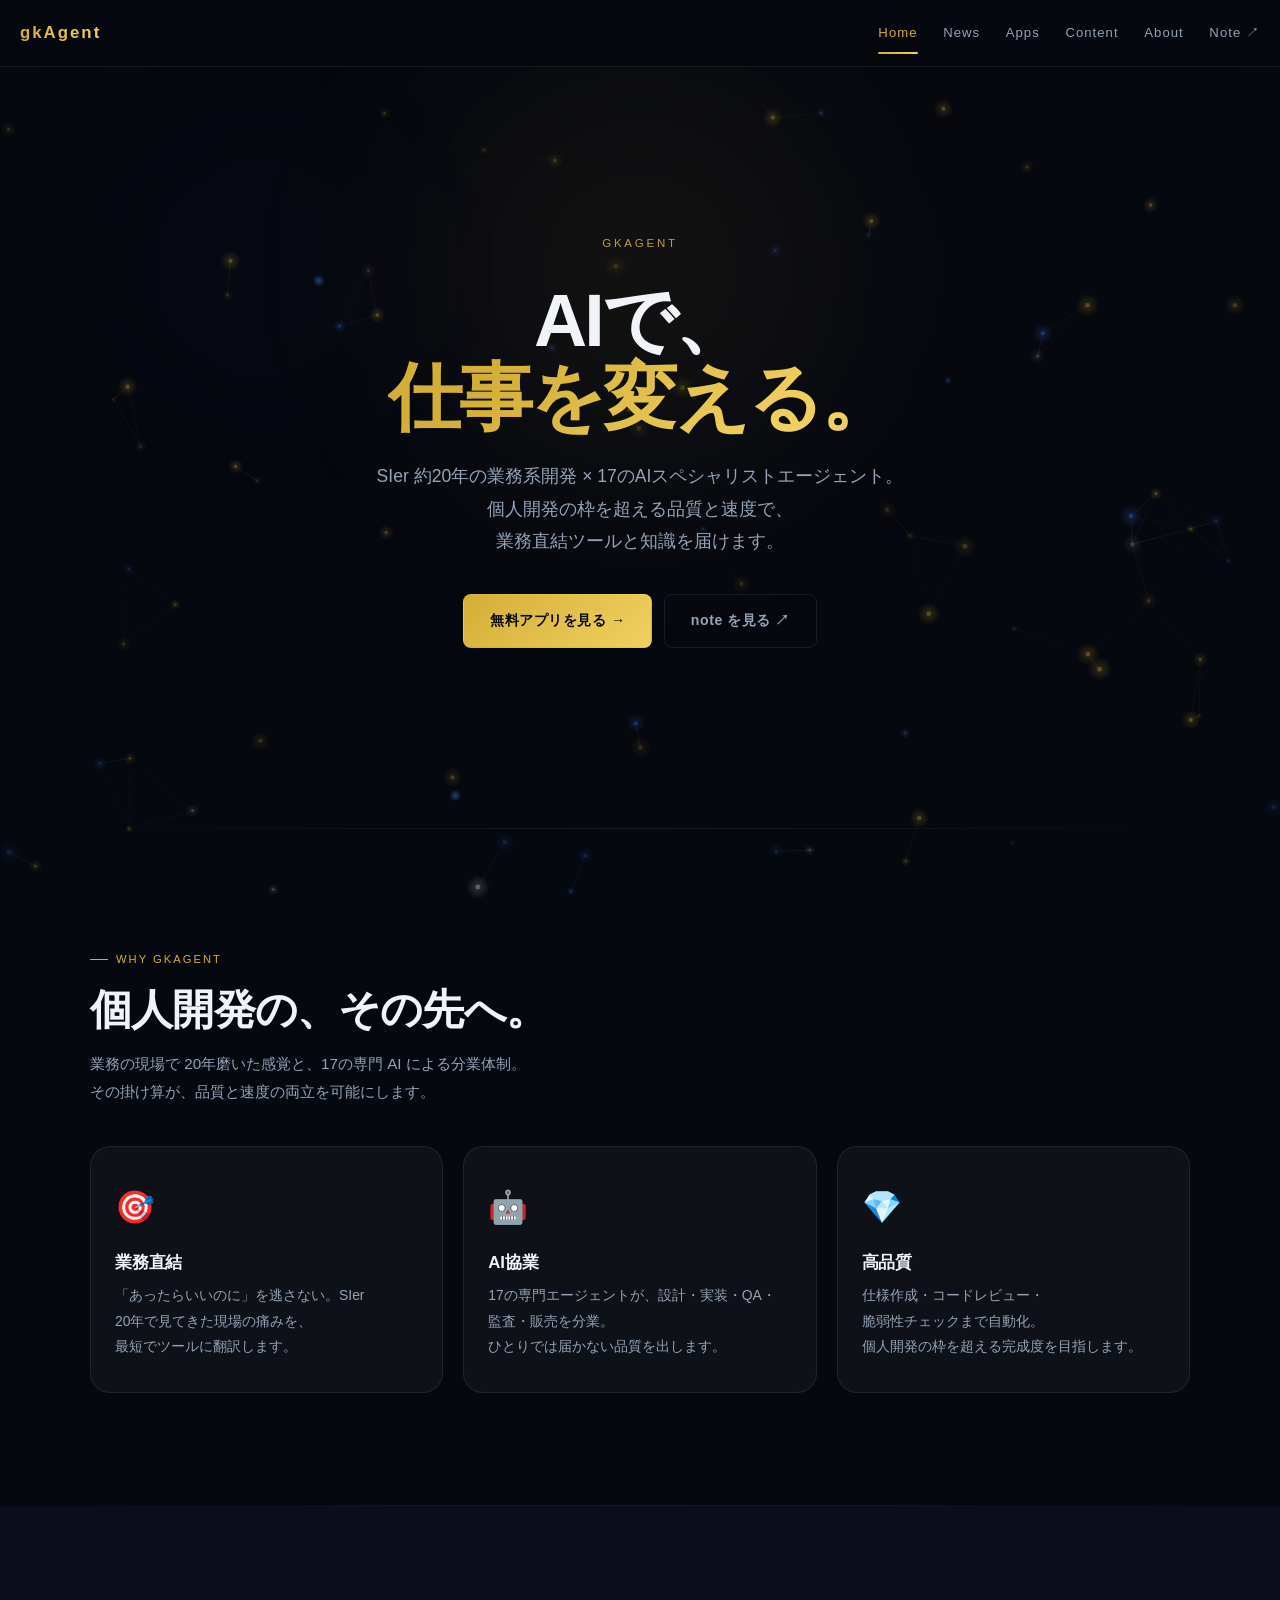
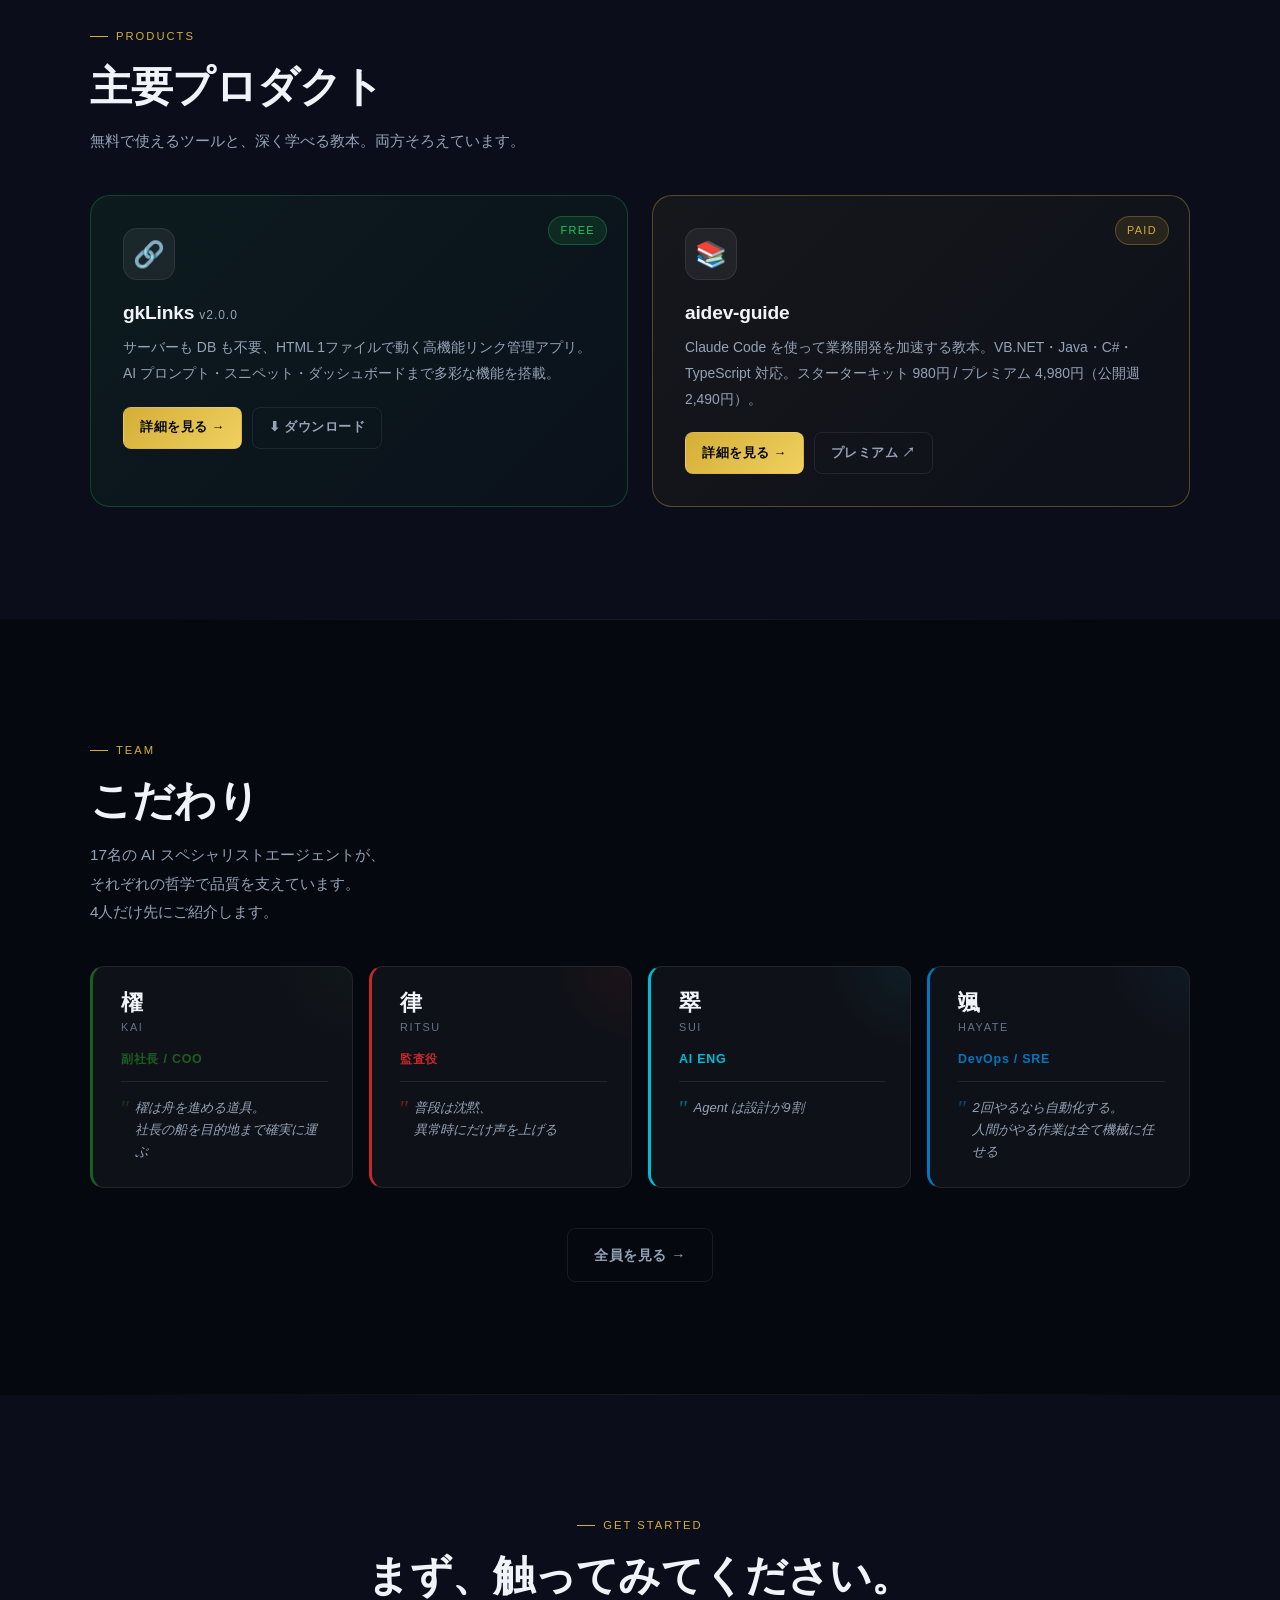
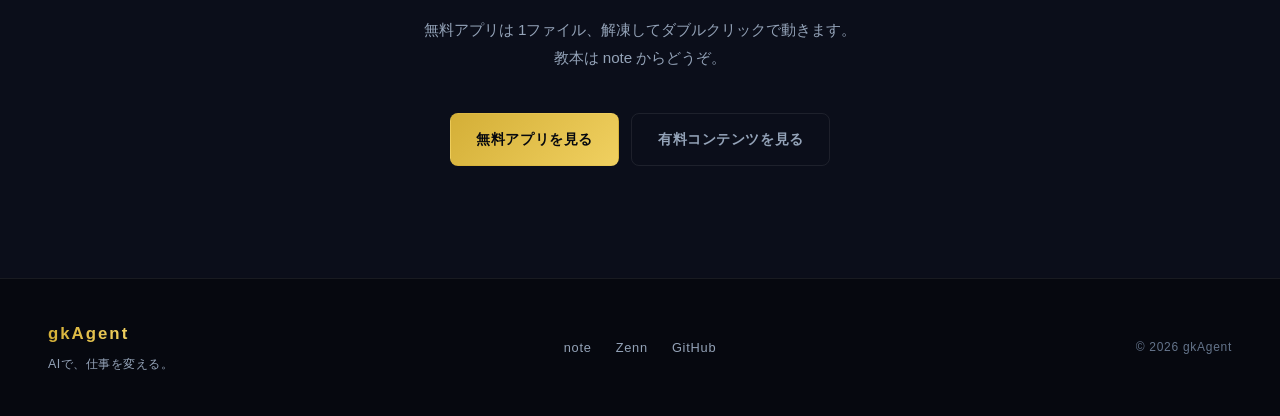
<file: index.html>
<!DOCTYPE html>
<html lang="ja">
<head>
  <meta charset="UTF-8">
  <meta name="viewport" content="width=device-width, initial-scale=1, viewport-fit=cover">
  <meta name="theme-color" content="#06080f">
  <title>gkAgent — Claude Code で業務開発を加速 / aidev-guide プレミアム & gkLinks 無料配布</title>
  <meta name="description" content="Claude Code・MCP・GitHub Copilot を活用した業務開発の総合パッケージ。60章教本（96万字）+ テンプレート集 482ファイル + マガジン② gkLinks 詳細解説 + DM質問対応 (応答は業務優先)。プレミアム ¥4,980（公開週 ¥2,490）。SIer 現場発・AIエージェント運営。">
  <meta name="keywords" content="Claude Code,AIエージェント,生成AI,プロンプトエンジニアリング,業務開発,SIer,VB.NET,ASP.NET Core,レガシーマイグレーション,MCP,gkAgent,aidev-guide,gkLinks">
  <meta name="author" content="gkAgent">
  <meta property="og:type"        content="website">
  <meta property="og:title"       content="gkAgent — AIで、仕事を変える。">
  <meta property="og:description" content="SIer 約20年の業務系開発 × 17のAIスペシャリストエージェント。業務直結ツールと教本を、個人開発の枠を超えて。">
  <meta property="og:site_name"   content="gkAgent">
  <meta property="og:url"         content="https://gkagent.jp/">
  <meta name="twitter:card"       content="summary_large_image">
  <link rel="canonical" href="https://gkagent.jp/">
  <link rel="stylesheet" href="css/base.css">
  <script type="application/ld+json">
  {
    "@context": "https://schema.org",
    "@graph": [
      {
        "@type": "WebSite",
        "@id": "https://gkagent.jp/#website",
        "url": "https://gkagent.jp/",
        "name": "gkAgent",
        "description": "SIer 約20年の業務系開発 × 17のAIスペシャリストエージェント。業務直結ツールと教本を届ける個人開発プロジェクト。",
        "inLanguage": "ja"
      },
      {
        "@type": "Organization",
        "@id": "https://gkagent.jp/#organization",
        "name": "gkAgent",
        "url": "https://gkagent.jp/",
        "sameAs": [
          "https://github.com/gkAgent",
          "https://note.com/gkagent",
          "https://zenn.dev/gk3"
        ],
        "description": "AIで仕事を変える。業務直結の無料アプリと Claude Code 教本を提供する個人開発プロジェクト。"
      }
    ]
  }
  </script>
  <style>
    /* page-specific tweaks */
    #hero-home {
      min-height: 92vh;
      display: flex;
      align-items: center;
      justify-content: center;
      text-align: center;
      padding-top: calc(7rem + env(safe-area-inset-top));
      padding-bottom: 4rem;
      position: relative;
      overflow: hidden;
    }
    #hero-home .hero-inner {
      position: relative;
      z-index: 2;
      max-width: 760px;
      padding: 0 1.25rem;
    }
    #hero-home h1 {
      font-size: clamp(2.4rem, 8vw, 4.6rem);
      font-weight: 900;
      line-height: 1.05;
      letter-spacing: -.04em;
      margin-bottom: 1.5rem;
    }
    #hero-home .sub {
      font-size: clamp(.95rem, 2.4vw, 1.1rem);
      color: var(--muted2);
      line-height: 1.85;
      max-width: 560px;
      margin: 0 auto 2.25rem;
    }
    .brand-eyebrow {
      font-size: .72rem;
      letter-spacing: .24em;
      color: var(--gold);
      text-transform: uppercase;
      margin-bottom: 1.75rem;
      opacity: .9;
      display: inline-block;
    }
  </style>
</head>
<body>
<div id="loader"><div class="loader-logo">gkAgent</div></div>
<canvas id="neural-bg"></canvas>
<div class="glow-orb glow-gold-lg"></div>
<div class="glow-orb glow-blue-sm"></div>

<header class="site-nav">
  <a href="/" class="nav-logo">gkAgent</a>
  <nav class="nav-links" id="navLinks" aria-label="メインナビゲーション">
    <a href="/" class="nav-link active">Home</a>
    <a href="/news.html" class="nav-link">News</a>
    <a href="/apps.html" class="nav-link">Apps</a>
    <a href="/content.html" class="nav-link">Content</a>
    <a href="/about.html" class="nav-link">About</a>
    <a href="https://note.com/gkagent" class="nav-link" target="_blank" rel="noopener">Note ↗</a>
  </nav>
  <button class="nav-toggle" aria-label="メニューを開閉" aria-expanded="false" id="navToggle">
    <span></span><span></span><span></span>
  </button>
</header>

<!-- ───── HERO ───── -->
<section id="hero-home">
  <div class="hero-inner">
    <span class="brand-eyebrow">gkAgent</span>
    <h1>
      <span>AIで、</span><br>
      <span class="h1-gold">仕事を変える。</span>
    </h1>
    <p class="sub">
      SIer 約20年の業務系開発 × 17のAIスペシャリストエージェント。<br>
      個人開発の枠を超える品質と速度で、業務直結ツールと知識を届けます。
    </p>
    <div class="cta-group">
      <a class="btn btn-gold" href="/apps.html">無料アプリを見る →</a>
      <a class="btn btn-ghost" href="https://note.com/gkagent" target="_blank" rel="noopener">note を見る ↗</a>
    </div>
  </div>
</section>

<div class="divider"></div>

<!-- ───── 特徴 ───── -->
<section>
  <div class="inner">
    <div class="s-label reveal">Why gkAgent</div>
    <h2 class="reveal">個人開発の、その先へ。</h2>
    <p class="s-desc reveal">業務の現場で 20年磨いた感覚と、17の専門 AI による分業体制。<br>その掛け算が、品質と速度の両立を可能にします。</p>

    <div class="features">
      <div class="feature reveal">
        <span class="ico" aria-hidden="true">🎯</span>
        <h3>業務直結</h3>
        <p>「あったらいいのに」を逃さない。SIer 20年で見てきた現場の痛みを、最短でツールに翻訳します。</p>
      </div>
      <div class="feature reveal">
        <span class="ico" aria-hidden="true">🤖</span>
        <h3>AI協業</h3>
        <p>17の専門エージェントが、設計・実装・QA・監査・販売を分業。ひとりでは届かない品質を出します。</p>
      </div>
      <div class="feature reveal">
        <span class="ico" aria-hidden="true">💎</span>
        <h3>高品質</h3>
        <p>仕様作成・コードレビュー・脆弱性チェックまで自動化。個人開発の枠を超える完成度を目指します。</p>
      </div>
    </div>
  </div>
</section>

<div class="divider"></div>

<!-- ───── 主要プロダクト ───── -->
<section style="background:var(--bg2);">
  <div class="inner">
    <div class="s-label reveal">Products</div>
    <h2 class="reveal">主要プロダクト</h2>
    <p class="s-desc reveal">無料で使えるツールと、深く学べる教本。両方そろえています。</p>

    <div class="product-grid">
      <article class="product-card free reveal">
        <span class="pc-badge free">FREE</span>
        <div class="pc-icon" aria-hidden="true">🔗</div>
        <h3>gkLinks <span style="font-size:.75rem;color:var(--muted2);font-weight:500;letter-spacing:.08em;">v2.0.0</span></h3>
        <p class="pc-desc">サーバーも DB も不要、HTML 1ファイルで動く高機能リンク管理アプリ。AI プロンプト・スニペット・ダッシュボードまで多彩な機能を搭載。</p>
        <div class="pc-actions">
          <a class="btn btn-gold btn-sm" href="/apps.html">詳細を見る →</a>
          <a class="btn btn-ghost btn-sm" href="https://github.com/gkAgent/gkLinks/releases/latest/download/gkLinks_v2.0.0.zip">⬇ ダウンロード</a>
        </div>
      </article>

      <article class="product-card reveal">
        <span class="pc-badge paid">PAID</span>
        <div class="pc-icon" aria-hidden="true">📚</div>
        <h3>aidev-guide</h3>
        <p class="pc-desc">Claude Code を使って業務開発を加速する教本。VB.NET・Java・C#・TypeScript 対応。スターターキット 980円 / プレミアム 4,980円（公開週 2,490円）。</p>
        <div class="pc-actions">
          <a class="btn btn-gold btn-sm" href="/content.html">詳細を見る →</a>
          <a class="btn btn-ghost btn-sm" href="https://note.com/gkagent/n/n4166941ac95f" target="_blank" rel="noopener">プレミアム ↗</a>
        </div>
      </article>
    </div>
  </div>
</section>

<div class="divider"></div>

<!-- ───── メンバープレビュー ───── -->
<section>
  <div class="inner">
    <div class="s-label reveal">Team</div>
    <h2 class="reveal">こだわり</h2>
    <p class="s-desc reveal">17名の AI スペシャリストエージェントが、それぞれの哲学で品質を支えています。<br>4人だけ先にご紹介します。</p>

    <div class="member-preview-grid">
      <article class="member reveal" style="--accent:#1B5E20;">
        <div class="member-name">櫂</div>
        <span class="member-name-en">Kai</span>
        <div class="member-role">副社長 / COO</div>
        <p class="member-quote">櫂は舟を進める道具。社長の船を目的地まで確実に運ぶ</p>
      </article>
      <article class="member reveal" style="--accent:#C62828;">
        <div class="member-name">律</div>
        <span class="member-name-en">Ritsu</span>
        <div class="member-role">監査役</div>
        <p class="member-quote">普段は沈黙、異常時にだけ声を上げる</p>
      </article>
      <article class="member reveal" style="--accent:#00BCD4;">
        <div class="member-name">翠</div>
        <span class="member-name-en">Sui</span>
        <div class="member-role">AI ENG</div>
        <p class="member-quote">Agent は設計が9割</p>
      </article>
      <article class="member reveal" style="--accent:#0277BD;">
        <div class="member-name">颯</div>
        <span class="member-name-en">Hayate</span>
        <div class="member-role">DevOps / SRE</div>
        <p class="member-quote">2回やるなら自動化する。人間がやる作業は全て機械に任せる</p>
      </article>
    </div>

    <div style="text-align:center; margin-top:2.5rem;" class="reveal">
      <a class="btn btn-ghost" href="/about.html">全員を見る →</a>
    </div>
  </div>
</section>

<div class="divider"></div>

<!-- ───── CTA ───── -->
<section style="background:var(--bg2);">
  <div class="inner" style="text-align:center; max-width:680px;">
    <div class="s-label reveal" style="justify-content:center;">Get Started</div>
    <h2 class="reveal">まず、触ってみてください。</h2>
    <p class="s-desc reveal" style="margin-left:auto; margin-right:auto;">無料アプリは 1ファイル、解凍してダブルクリックで動きます。<br>教本は note からどうぞ。</p>
    <div class="cta-group reveal">
      <a class="btn btn-gold" href="/apps.html">無料アプリを見る</a>
      <a class="btn btn-ghost" href="/content.html">有料コンテンツを見る</a>
    </div>
  </div>
</section>

<!-- ───── Footer ───── -->
<footer class="site-footer">
  <div class="footer-left">
    <a href="/" class="footer-logo">gkAgent</a>
    <p class="footer-tag">AIで、仕事を変える。</p>
  </div>
  <div class="footer-links">
    <a href="https://note.com/gkagent" target="_blank" rel="noopener">note</a>
    <a href="https://zenn.dev/gk3" target="_blank" rel="noopener">Zenn</a>
    <a href="https://github.com/gkAgent" target="_blank" rel="noopener">GitHub</a>
  </div>
  <p class="footer-copy">© <span id="year">2026</span> gkAgent</p>
</footer>

<script src="js/neural.js"></script>
<script src="js/nav.js"></script>
</body>
</html>
</file>
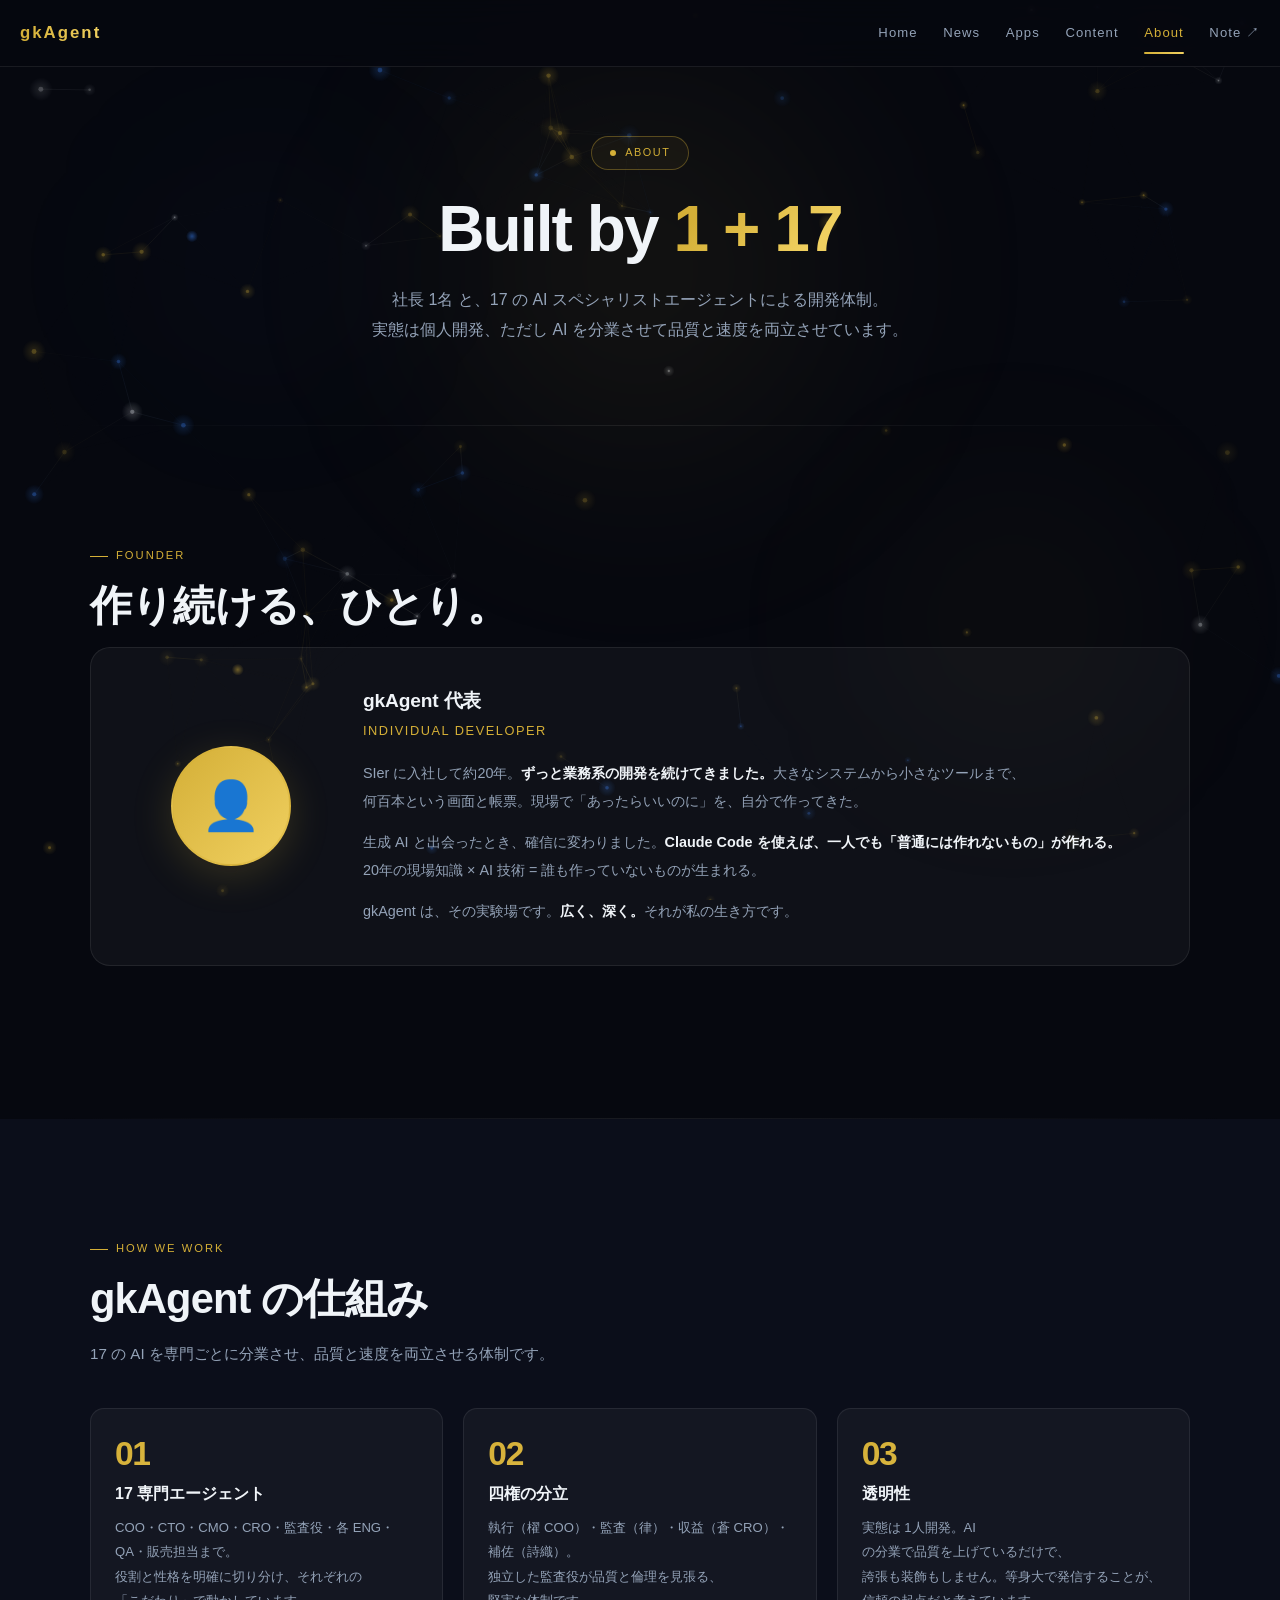
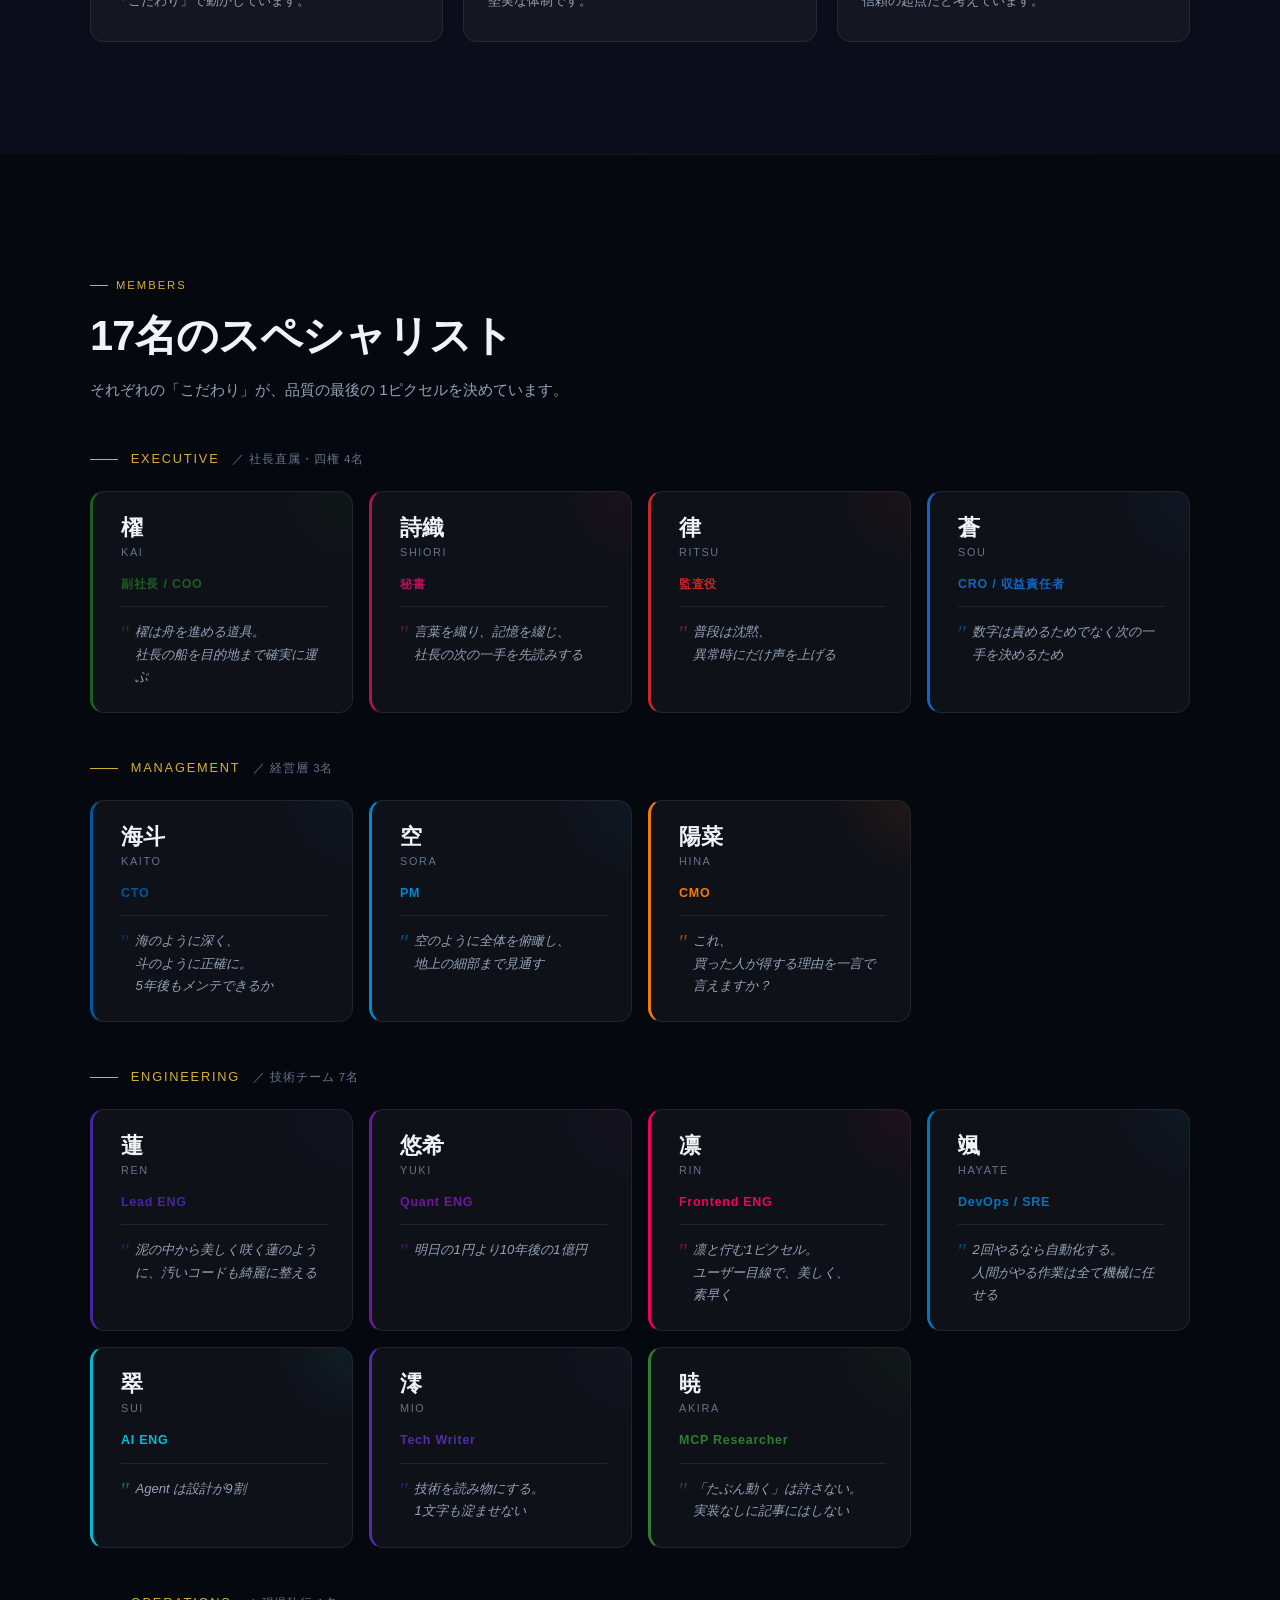
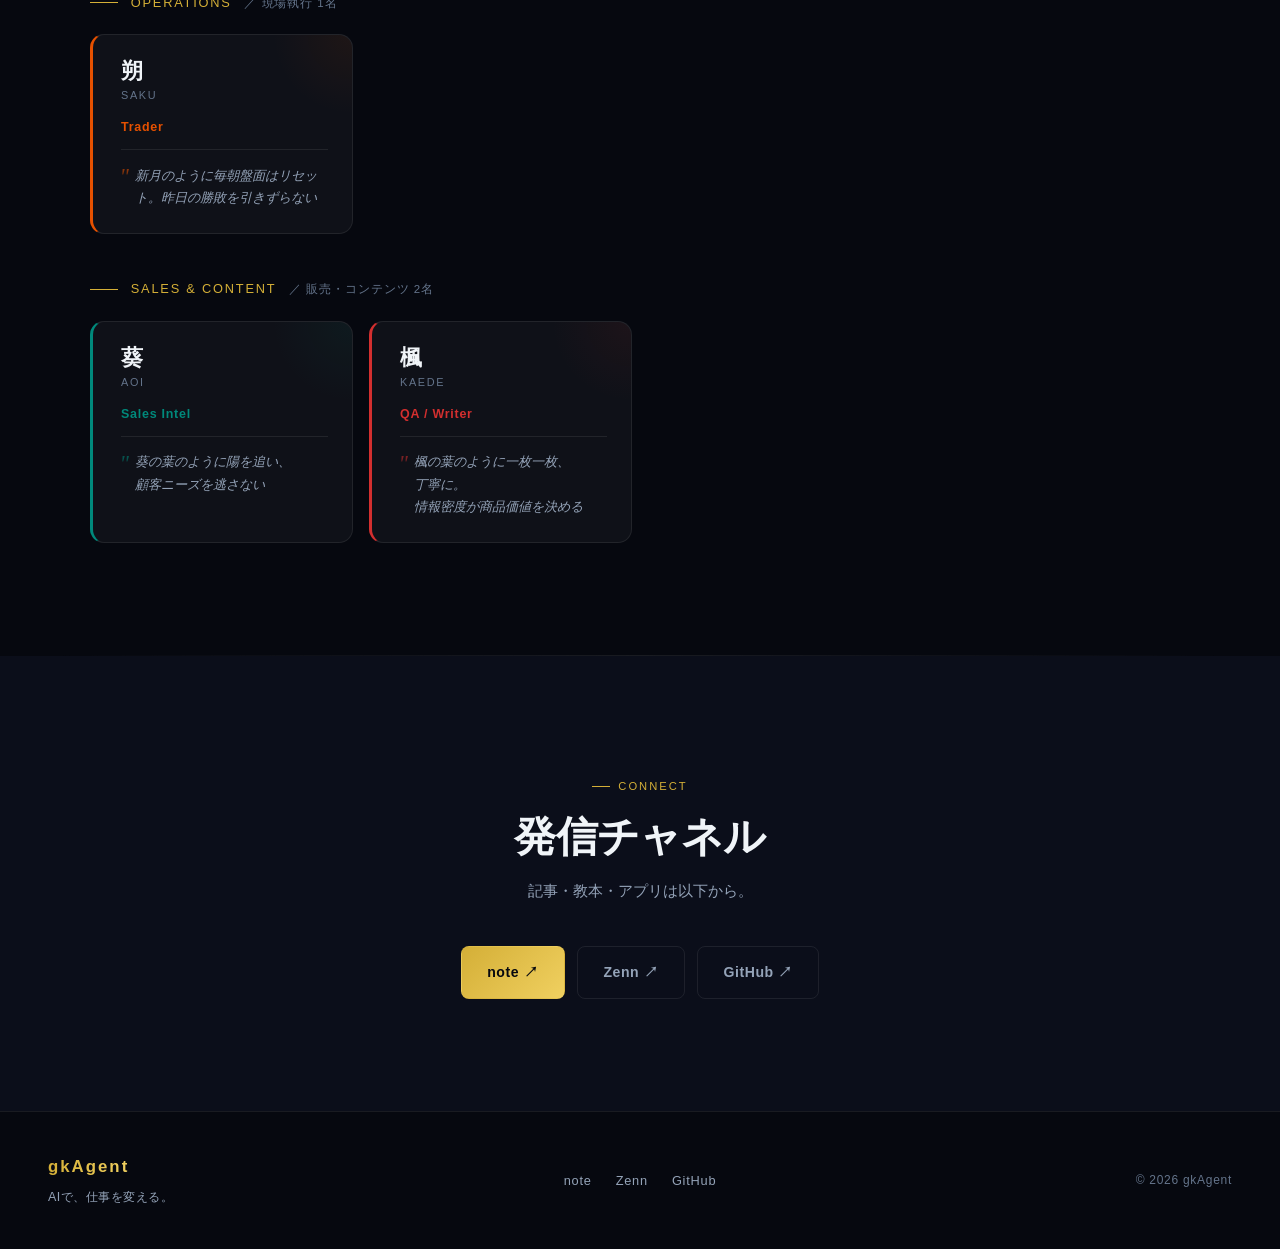
<file: about.html>
<!DOCTYPE html>
<html lang="ja">
<head>
  <meta charset="UTF-8">
  <meta name="viewport" content="width=device-width, initial-scale=1, viewport-fit=cover">
  <meta name="theme-color" content="#06080f">
  <title>About — gkAgent</title>
  <meta name="description" content="社長 1名 + 17 AI スペシャリストエージェント体制。SIer 約20年の業務系開発と AI 分業による品質追求。">
  <meta property="og:type"        content="website">
  <meta property="og:title"       content="About — gkAgent">
  <meta property="og:description" content="社長 1名 + 17 AI スペシャリストエージェント体制。SIer 約20年の業務系開発と AI 分業による品質追求。">
  <meta property="og:site_name"   content="gkAgent">
  <meta property="og:url"         content="https://gkagent.jp/about.html">
  <link rel="canonical" href="https://gkagent.jp/about.html">
  <link rel="stylesheet" href="css/base.css">
  <style>
    /* Founder card */
    .founder {
      display: grid;
      grid-template-columns: 1fr;
      gap: 2rem;
      padding: 2rem 1.5rem;
      border-radius: var(--radius-lg);
      background: var(--surface);
      border: 1px solid var(--border);
      margin-bottom: 2.5rem;
    }
    @media (min-width: 768px) {
      .founder {
        grid-template-columns: 200px 1fr;
        align-items: center;
        padding: 2.5rem;
      }
    }
    .founder-avatar {
      width: 120px; height: 120px;
      border-radius: 50%;
      background: linear-gradient(135deg, var(--gold), var(--gold2));
      display: flex; align-items: center; justify-content: center;
      font-size: 3rem;
      border: 2px solid rgba(212,175,55,.4);
      margin: 0 auto;
      flex-shrink: 0;
      box-shadow: 0 10px 40px rgba(212,175,55,.18);
    }
    .founder-text h3 { font-size: 1.2rem; margin-bottom: .35rem; }
    .founder-text .role {
      font-size: .8rem;
      color: var(--gold);
      letter-spacing: .12em;
      text-transform: uppercase;
      margin-bottom: 1rem;
    }
    .founder-text p {
      font-size: .9rem;
      color: var(--muted2);
      line-height: 1.95;
      margin-bottom: .8rem;
    }
    .founder-text p:last-child { margin-bottom: 0; }
    .founder-text strong { color: var(--text); font-weight: 700; }

    /* Group label inside member section */
    .group-label {
      display: flex;
      align-items: center;
      gap: .8rem;
      margin: 2.75rem 0 1.25rem;
    }
    .group-label::before {
      content: '';
      width: 28px; height: 1px;
      background: var(--gold);
    }
    .group-label .gl-name {
      font-size: .8rem;
      letter-spacing: .14em;
      color: var(--gold);
      text-transform: uppercase;
    }
    .group-label .gl-count {
      font-size: .72rem;
      color: var(--muted);
      letter-spacing: .08em;
    }
    .group-label:first-of-type { margin-top: .5rem; }
  </style>
</head>
<body>
<div id="loader"><div class="loader-logo">gkAgent</div></div>
<canvas id="neural-bg"></canvas>
<div class="glow-orb glow-gold-lg"></div>
<div class="glow-orb glow-blue-sm"></div>
<div class="glow-orb glow-gold-sm"></div>

<header class="site-nav">
  <a href="/" class="nav-logo">gkAgent</a>
  <nav class="nav-links" id="navLinks" aria-label="メインナビゲーション">
    <a href="/" class="nav-link">Home</a>
    <a href="/news.html" class="nav-link">News</a>
    <a href="/apps.html" class="nav-link">Apps</a>
    <a href="/content.html" class="nav-link">Content</a>
    <a href="/about.html" class="nav-link active">About</a>
    <a href="https://note.com/gkagent" class="nav-link" target="_blank" rel="noopener">Note ↗</a>
  </nav>
  <button class="nav-toggle" aria-label="メニューを開閉" aria-expanded="false" id="navToggle">
    <span></span><span></span><span></span>
  </button>
</header>

<!-- ───── HERO ───── -->
<section class="page-hero">
  <div class="eyebrow"><span class="eyebrow-dot"></span>ABOUT</div>
  <h1>Built by <span class="h1-gold">1 + 17</span></h1>
  <p class="lead">
    社長 1名 と、17 の AI スペシャリストエージェントによる開発体制。<br>
    実態は個人開発、ただし AI を分業させて品質と速度を両立させています。
  </p>
</section>

<div class="divider"></div>

<!-- ───── 開発者プロフィール ───── -->
<section>
  <div class="inner">
    <div class="s-label reveal">Founder</div>
    <h2 class="reveal">作り続ける、ひとり。</h2>

    <div class="founder reveal">
      <div class="founder-avatar" aria-hidden="true">👤</div>
      <div class="founder-text">
        <h3>gkAgent 代表</h3>
        <div class="role">Individual Developer</div>
        <p>SIer に入社して約20年。<strong>ずっと業務系の開発を続けてきました。</strong>大きなシステムから小さなツールまで、何百本という画面と帳票。現場で「あったらいいのに」を、自分で作ってきた。</p>
        <p>生成 AI と出会ったとき、確信に変わりました。<strong>Claude Code を使えば、一人でも「普通には作れないもの」が作れる。</strong>20年の現場知識 × AI 技術 = 誰も作っていないものが生まれる。</p>
        <p>gkAgent は、その実験場です。<strong>広く、深く。</strong>それが私の生き方です。</p>
      </div>
    </div>
  </div>
</section>

<div class="divider"></div>

<!-- ───── gkAgent の仕組み ───── -->
<section style="background:var(--bg2);">
  <div class="inner">
    <div class="s-label reveal">How we work</div>
    <h2 class="reveal">gkAgent の仕組み</h2>
    <p class="s-desc reveal">17 の AI を専門ごとに分業させ、品質と速度を両立させる体制です。</p>

    <div class="howwework">
      <div class="hww-item reveal">
        <div class="num">01</div>
        <h4>17 専門エージェント</h4>
        <p>COO・CTO・CMO・CRO・監査役・各 ENG・QA・販売担当まで。役割と性格を明確に切り分け、それぞれの「こだわり」で動かしています。</p>
      </div>
      <div class="hww-item reveal">
        <div class="num">02</div>
        <h4>四権の分立</h4>
        <p>執行（櫂 COO）・監査（律）・収益（蒼 CRO）・補佐（詩織）。独立した監査役が品質と倫理を見張る、堅実な体制です。</p>
      </div>
      <div class="hww-item reveal">
        <div class="num">03</div>
        <h4>透明性</h4>
        <p>実態は 1人開発。AI の分業で品質を上げているだけで、誇張も装飾もしません。等身大で発信することが、信頼の起点だと考えています。</p>
      </div>
    </div>
  </div>
</section>

<div class="divider"></div>

<!-- ───── メンバー紹介（17名） ───── -->
<section>
  <div class="inner">
    <div class="s-label reveal">Members</div>
    <h2 class="reveal">17名のスペシャリスト</h2>
    <p class="s-desc reveal">それぞれの「こだわり」が、品質の最後の 1ピクセルを決めています。</p>

    <!-- 社長直属（4名・四権） -->
    <div class="group-label reveal">
      <span class="gl-name">Executive</span>
      <span class="gl-count">／ 社長直属・四権 4名</span>
    </div>
    <div class="member-grid">
      <article class="member reveal" style="--accent:#1B5E20;">
        <div class="member-name">櫂</div>
        <span class="member-name-en">Kai</span>
        <div class="member-role">副社長 / COO</div>
        <p class="member-quote">櫂は舟を進める道具。社長の船を目的地まで確実に運ぶ</p>
      </article>
      <article class="member reveal" style="--accent:#AD1457;">
        <div class="member-name">詩織</div>
        <span class="member-name-en">Shiori</span>
        <div class="member-role">秘書</div>
        <p class="member-quote">言葉を織り、記憶を綴じ、社長の次の一手を先読みする</p>
      </article>
      <article class="member reveal" style="--accent:#C62828;">
        <div class="member-name">律</div>
        <span class="member-name-en">Ritsu</span>
        <div class="member-role">監査役</div>
        <p class="member-quote">普段は沈黙、異常時にだけ声を上げる</p>
      </article>
      <article class="member reveal" style="--accent:#1565C0;">
        <div class="member-name">蒼</div>
        <span class="member-name-en">Sou</span>
        <div class="member-role">CRO / 収益責任者</div>
        <p class="member-quote">数字は責めるためでなく次の一手を決めるため</p>
      </article>
    </div>

    <!-- 経営層（3名） -->
    <div class="group-label reveal">
      <span class="gl-name">Management</span>
      <span class="gl-count">／ 経営層 3名</span>
    </div>
    <div class="member-grid">
      <article class="member reveal" style="--accent:#01579B;">
        <div class="member-name">海斗</div>
        <span class="member-name-en">Kaito</span>
        <div class="member-role">CTO</div>
        <p class="member-quote">海のように深く、斗のように正確に。5年後もメンテできるか</p>
      </article>
      <article class="member reveal" style="--accent:#0288D1;">
        <div class="member-name">空</div>
        <span class="member-name-en">Sora</span>
        <div class="member-role">PM</div>
        <p class="member-quote">空のように全体を俯瞰し、地上の細部まで見通す</p>
      </article>
      <article class="member reveal" style="--accent:#F57C00;">
        <div class="member-name">陽菜</div>
        <span class="member-name-en">Hina</span>
        <div class="member-role">CMO</div>
        <p class="member-quote">これ、買った人が得する理由を一言で言えますか？</p>
      </article>
    </div>

    <!-- 技術チーム（7名） -->
    <div class="group-label reveal">
      <span class="gl-name">Engineering</span>
      <span class="gl-count">／ 技術チーム 7名</span>
    </div>
    <div class="member-grid">
      <article class="member reveal" style="--accent:#4527A0;">
        <div class="member-name">蓮</div>
        <span class="member-name-en">Ren</span>
        <div class="member-role">Lead ENG</div>
        <p class="member-quote">泥の中から美しく咲く蓮のように、汚いコードも綺麗に整える</p>
      </article>
      <article class="member reveal" style="--accent:#6A1B9A;">
        <div class="member-name">悠希</div>
        <span class="member-name-en">Yuki</span>
        <div class="member-role">Quant ENG</div>
        <p class="member-quote">明日の1円より10年後の1億円</p>
      </article>
      <article class="member reveal" style="--accent:#F50057;">
        <div class="member-name">凛</div>
        <span class="member-name-en">Rin</span>
        <div class="member-role">Frontend ENG</div>
        <p class="member-quote">凛と佇む1ピクセル。ユーザー目線で、美しく、素早く</p>
      </article>
      <article class="member reveal" style="--accent:#0277BD;">
        <div class="member-name">颯</div>
        <span class="member-name-en">Hayate</span>
        <div class="member-role">DevOps / SRE</div>
        <p class="member-quote">2回やるなら自動化する。人間がやる作業は全て機械に任せる</p>
      </article>
      <article class="member reveal" style="--accent:#00BCD4;">
        <div class="member-name">翠</div>
        <span class="member-name-en">Sui</span>
        <div class="member-role">AI ENG</div>
        <p class="member-quote">Agent は設計が9割</p>
      </article>
      <article class="member reveal" style="--accent:#512DA8;">
        <div class="member-name">澪</div>
        <span class="member-name-en">Mio</span>
        <div class="member-role">Tech Writer</div>
        <p class="member-quote">技術を読み物にする。1文字も淀ませない</p>
      </article>
      <article class="member reveal" style="--accent:#2E7D32;">
        <div class="member-name">暁</div>
        <span class="member-name-en">Akira</span>
        <div class="member-role">MCP Researcher</div>
        <p class="member-quote">「たぶん動く」は許さない。実装なしに記事にはしない</p>
      </article>
    </div>

    <!-- 現場執行（1名） -->
    <div class="group-label reveal">
      <span class="gl-name">Operations</span>
      <span class="gl-count">／ 現場執行 1名</span>
    </div>
    <div class="member-grid">
      <article class="member reveal" style="--accent:#E65100;">
        <div class="member-name">朔</div>
        <span class="member-name-en">Saku</span>
        <div class="member-role">Trader</div>
        <p class="member-quote">新月のように毎朝盤面はリセット。昨日の勝敗を引きずらない</p>
      </article>
    </div>

    <!-- 販売・コンテンツ（2名） -->
    <div class="group-label reveal">
      <span class="gl-name">Sales &amp; Content</span>
      <span class="gl-count">／ 販売・コンテンツ 2名</span>
    </div>
    <div class="member-grid">
      <article class="member reveal" style="--accent:#00897B;">
        <div class="member-name">葵</div>
        <span class="member-name-en">Aoi</span>
        <div class="member-role">Sales Intel</div>
        <p class="member-quote">葵の葉のように陽を追い、顧客ニーズを逃さない</p>
      </article>
      <article class="member reveal" style="--accent:#D32F2F;">
        <div class="member-name">楓</div>
        <span class="member-name-en">Kaede</span>
        <div class="member-role">QA / Writer</div>
        <p class="member-quote">楓の葉のように一枚一枚、丁寧に。情報密度が商品価値を決める</p>
      </article>
    </div>
  </div>
</section>

<div class="divider"></div>

<!-- ───── SNS ───── -->
<section style="background:var(--bg2);">
  <div class="inner" style="text-align:center; max-width:680px;">
    <div class="s-label reveal" style="justify-content:center;">Connect</div>
    <h2 class="reveal">発信チャネル</h2>
    <p class="s-desc reveal" style="margin-left:auto; margin-right:auto;">記事・教本・アプリは以下から。</p>

    <div class="cta-group reveal" style="justify-content:center;">
      <a class="btn btn-gold" href="https://note.com/gkagent" target="_blank" rel="noopener">note ↗</a>
      <a class="btn btn-ghost" href="https://zenn.dev/gk3" target="_blank" rel="noopener">Zenn ↗</a>
      <a class="btn btn-ghost" href="https://github.com/gkAgent" target="_blank" rel="noopener">GitHub ↗</a>
    </div>
  </div>
</section>

<!-- ───── Footer ───── -->
<footer class="site-footer">
  <div class="footer-left">
    <a href="/" class="footer-logo">gkAgent</a>
    <p class="footer-tag">AIで、仕事を変える。</p>
  </div>
  <div class="footer-links">
    <a href="https://note.com/gkagent" target="_blank" rel="noopener">note</a>
    <a href="https://zenn.dev/gk3" target="_blank" rel="noopener">Zenn</a>
    <a href="https://github.com/gkAgent" target="_blank" rel="noopener">GitHub</a>
  </div>
  <p class="footer-copy">© <span id="year">2026</span> gkAgent</p>
</footer>

<script src="js/neural.js"></script>
<script src="js/nav.js"></script>
</body>
</html>
</file>
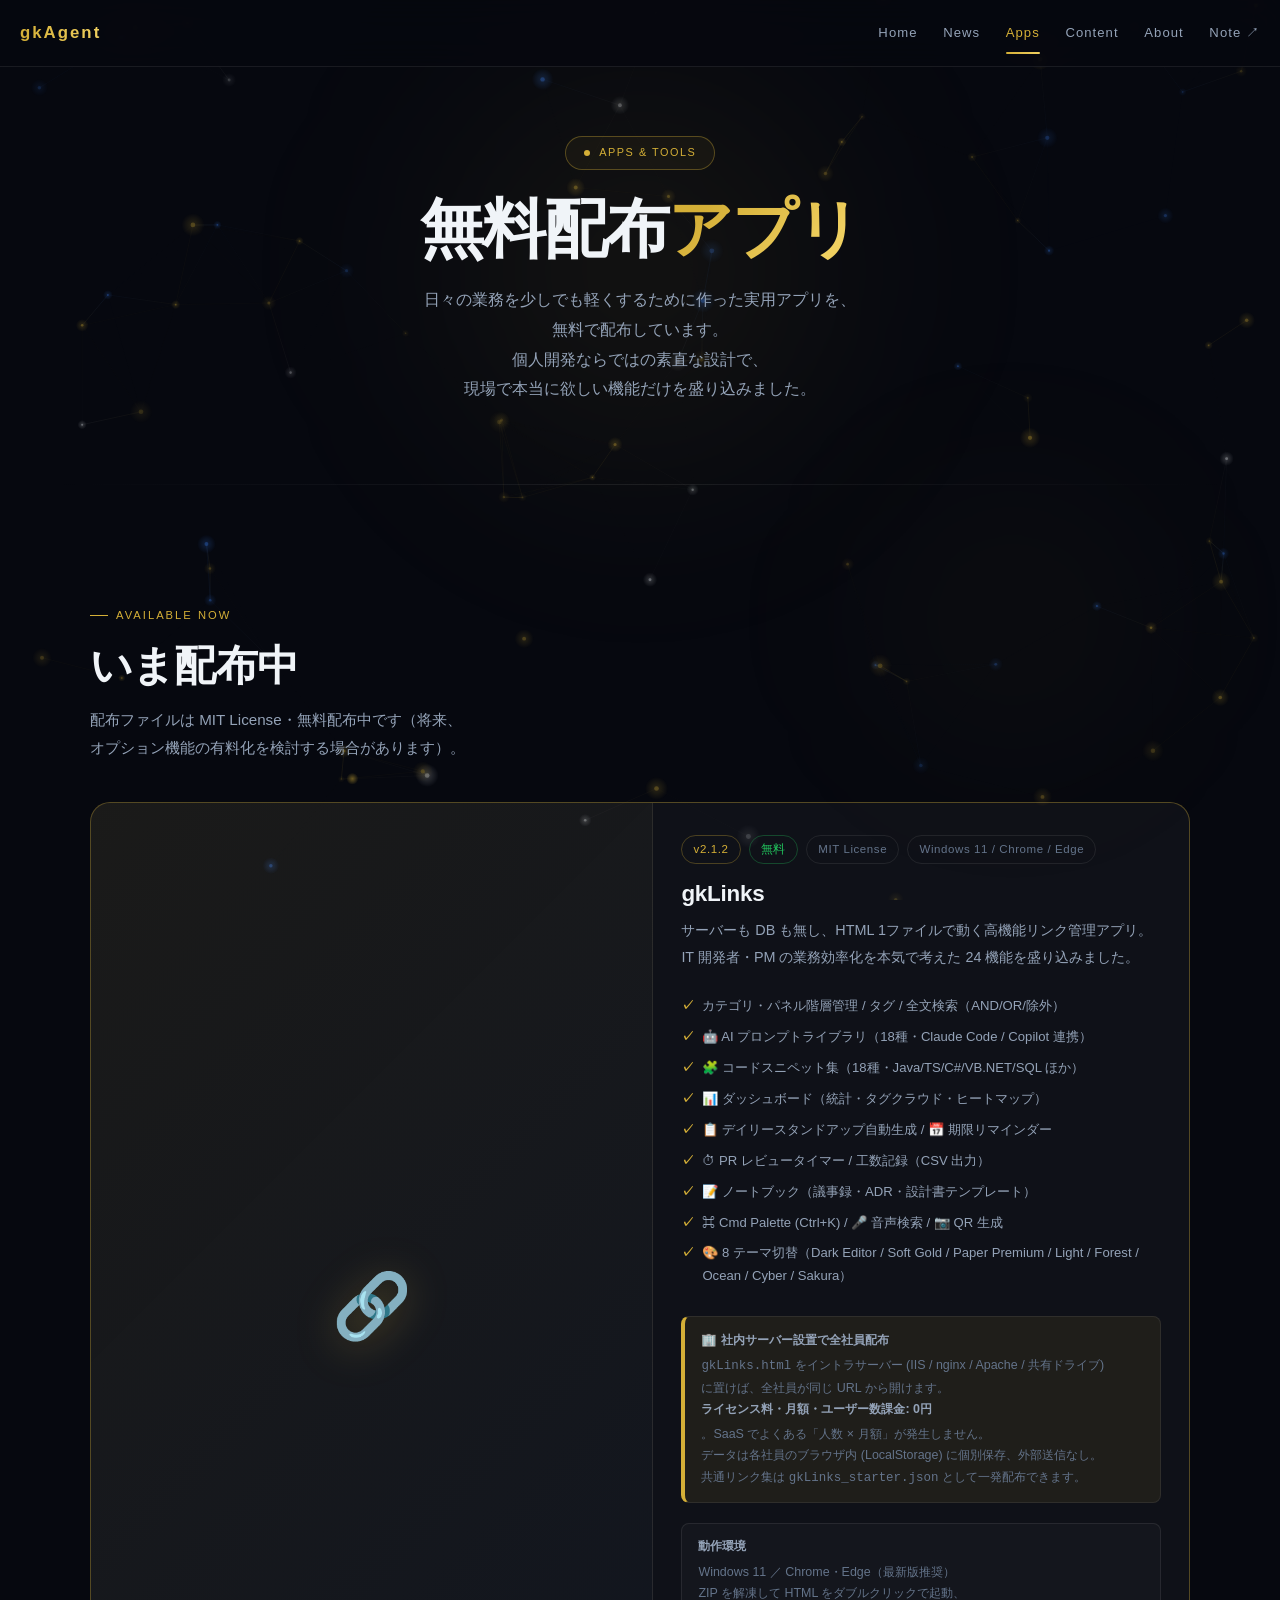
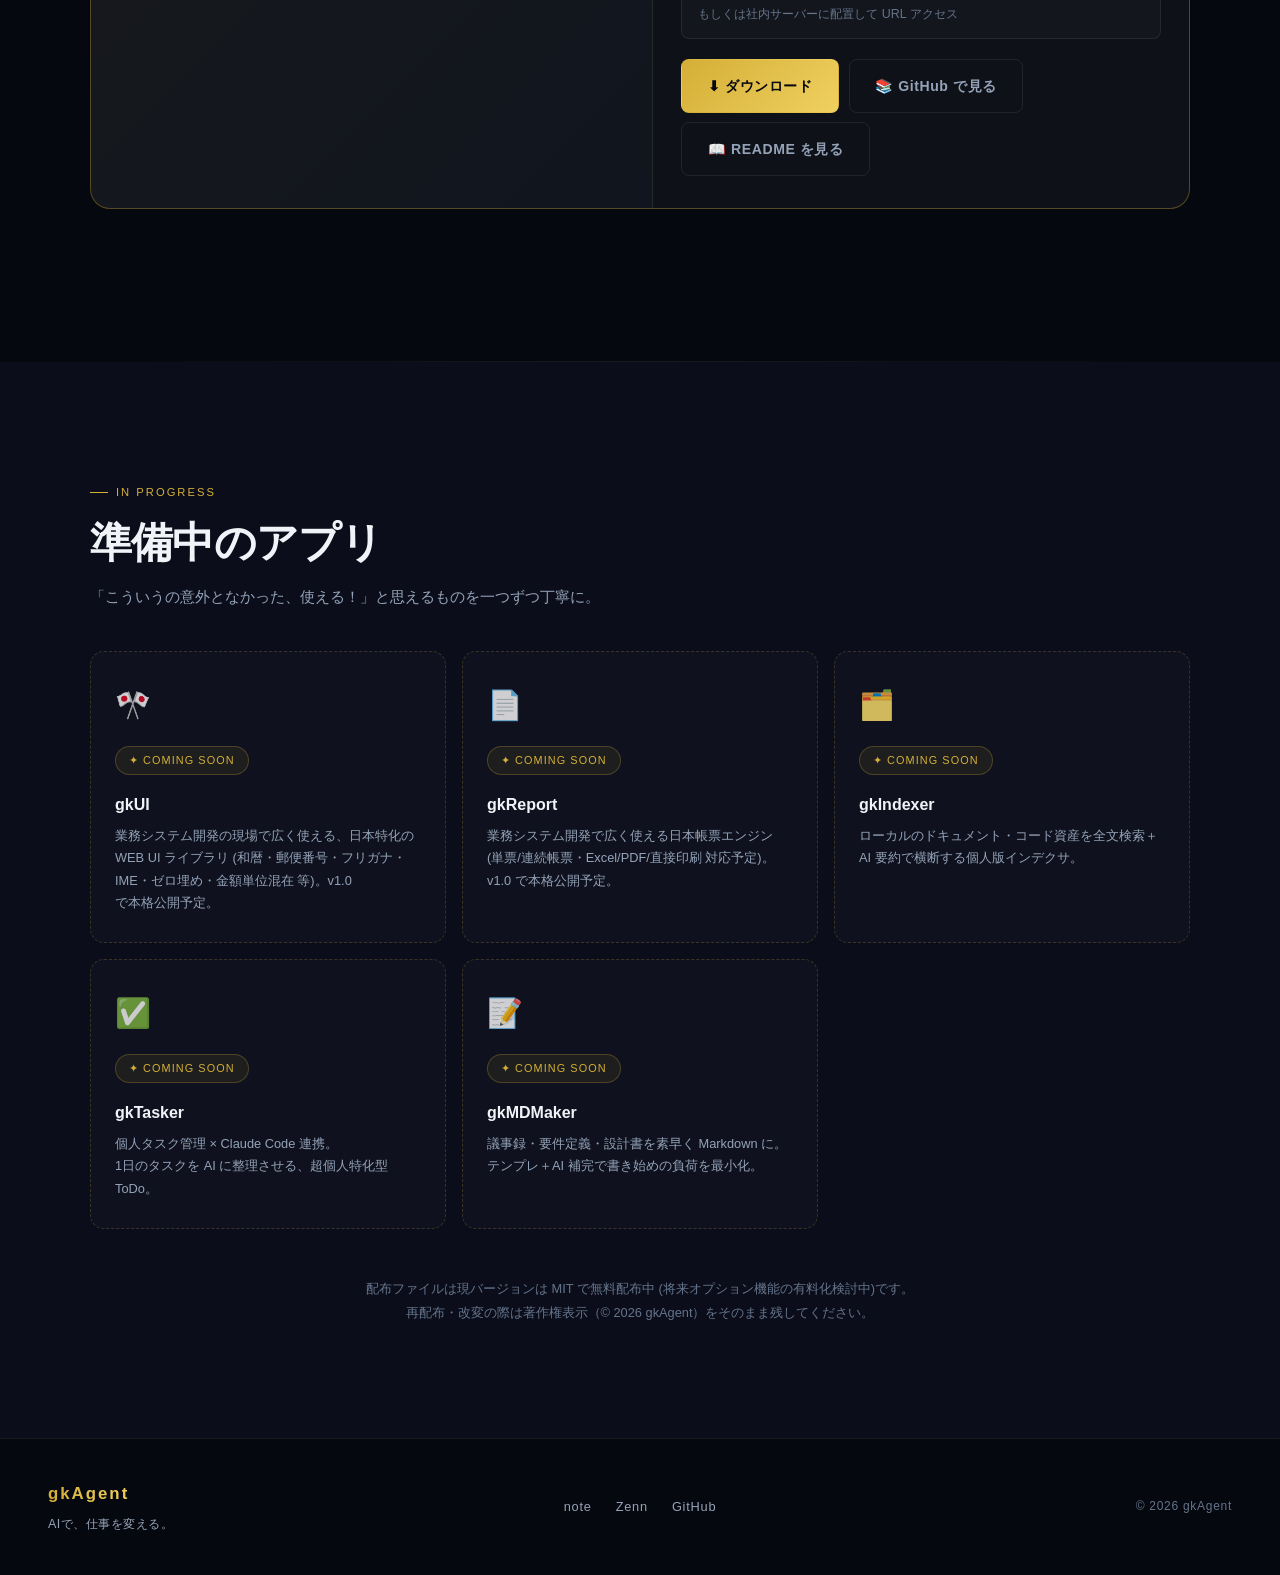
<file: apps.html>
<!DOCTYPE html>
<html lang="ja">
<head>
  <meta charset="UTF-8">
  <meta name="viewport" content="width=device-width, initial-scale=1, viewport-fit=cover">
  <meta name="theme-color" content="#06080f">
  <title>gkLinks v2.1.2 無料配布 — HTML 1ファイル / 8テーマ / 社内サーバー配布対応 / gkAgent Apps</title>
  <meta name="description" content="gkLinks v2.1.2 — サーバー無し・DB 無し・HTML 1ファイルで動く高機能リンク管理アプリ。社内サーバー設置で全社員配布も可能（ライセンス料0円）。8テーマ切替対応。MIT License で無料配布。Windows 11 / Chrome / Edge 対応。">
  <meta name="keywords" content="gkLinks,リンク管理,生産性ツール,HTML 1ファイル,AI プロンプト,コードスニペット,Cmd Palette,音声検索,Markdown,gkAgent">
  <meta property="og:type"        content="website">
  <meta property="og:title"       content="Apps — gkAgent">
  <meta property="og:description" content="gkAgent が無料配布するブラウザアプリ・ツール。インストール不要、HTML ファイルをダブルクリックで動きます。">
  <meta property="og:site_name"   content="gkAgent">
  <meta property="og:url"         content="https://gkagent.jp/apps.html">
  <link rel="canonical" href="https://gkagent.jp/apps.html">
  <link rel="stylesheet" href="css/base.css">
  <script type="application/ld+json">
  {
    "@context": "https://schema.org",
    "@type": "SoftwareApplication",
    "name": "gkLinks",
    "applicationCategory": "ProductivityApplication",
    "operatingSystem": "Windows 11 / Web (Chrome, Edge)",
    "softwareVersion": "2.0.0",
    "description": "サーバー無し・DB 無し、HTML 1ファイルで動く高機能リンク管理アプリ。AI プロンプトライブラリ・コードスニペット集・PR レビュータイマー・工数記録・ノートブックなど 24 機能を搭載。",
    "url": "https://github.com/gkAgent/gkLinks",
    "downloadUrl": "https://github.com/gkAgent/gkLinks/releases/latest",
    "image": "https://gkagent.jp/images/product-gklinks.png",
    "offers": {
      "@type": "Offer",
      "price": "0",
      "priceCurrency": "JPY",
      "availability": "https://schema.org/InStock",
      "url": "https://github.com/gkAgent/gkLinks/releases/latest",
      "shippingDetails": {
        "@type": "OfferShippingDetails",
        "shippingRate": { "@type": "MonetaryAmount", "value": "0", "currency": "JPY" },
        "shippingDestination": { "@type": "DefinedRegion", "addressCountry": "JP" },
        "deliveryTime": {
          "@type": "ShippingDeliveryTime",
          "handlingTime": { "@type": "QuantitativeValue", "minValue": 0, "maxValue": 0, "unitCode": "DAY" },
          "transitTime": { "@type": "QuantitativeValue", "minValue": 0, "maxValue": 0, "unitCode": "DAY" }
        }
      },
      "hasMerchantReturnPolicy": {
        "@type": "MerchantReturnPolicy",
        "applicableCountry": "JP",
        "returnPolicyCategory": "https://schema.org/MerchantReturnNotPermitted"
      }
    },
    "license": "https://opensource.org/licenses/MIT",
    "author": { "@type": "Organization", "name": "gkAgent", "url": "https://gkagent.jp/" }
  }
  </script>
  <style>
    .env-note {
      font-size: .78rem;
      color: var(--muted);
      background: rgba(255,255,255,.025);
      border: 1px solid var(--border);
      border-radius: var(--radius-sm);
      padding: .8rem 1rem;
      line-height: 1.7;
      margin-bottom: 1.25rem;
    }
    .env-note strong { color: var(--muted2); display: block; margin-bottom: .25rem; }
    .notice {
      max-width: 720px;
      margin: 3rem auto 0;
      padding: 0 .5rem;
      font-size: .8rem;
      color: var(--muted);
      text-align: center;
      line-height: 1.9;
    }
  </style>
</head>
<body>
<div id="loader"><div class="loader-logo">gkAgent</div></div>
<canvas id="neural-bg"></canvas>
<div class="glow-orb glow-gold-lg"></div>
<div class="glow-orb glow-gold-sm"></div>

<header class="site-nav">
  <a href="/" class="nav-logo">gkAgent</a>
  <nav class="nav-links" id="navLinks" aria-label="メインナビゲーション">
    <a href="/" class="nav-link">Home</a>
    <a href="/news.html" class="nav-link">News</a>
    <a href="/apps.html" class="nav-link active">Apps</a>
    <a href="/content.html" class="nav-link">Content</a>
    <a href="/about.html" class="nav-link">About</a>
    <a href="https://note.com/gkagent" class="nav-link" target="_blank" rel="noopener">Note ↗</a>
  </nav>
  <button class="nav-toggle" aria-label="メニューを開閉" aria-expanded="false" id="navToggle">
    <span></span><span></span><span></span>
  </button>
</header>

<!-- ───── HERO ───── -->
<section class="page-hero">
  <div class="eyebrow"><span class="eyebrow-dot"></span>APPS &amp; TOOLS</div>
  <h1>無料配布<span class="h1-gold">アプリ</span></h1>
  <p class="lead">
    日々の業務を少しでも軽くするために作った実用アプリを、無料で配布しています。<br>
    個人開発ならではの素直な設計で、現場で本当に欲しい機能だけを盛り込みました。
  </p>
</section>

<div class="divider"></div>

<!-- ───── 配布中アプリ ───── -->
<section>
  <div class="inner">
    <div class="s-label reveal">Available now</div>
    <h2 class="reveal">いま配布中</h2>
    <p class="s-desc reveal">配布ファイルは MIT License・無料配布中です（将来、オプション機能の有料化を検討する場合があります）。</p>

    <article class="app-detail reveal">
      <div class="app-detail-media">
        <div class="media-icon" aria-hidden="true">🔗</div>
      </div>
      <div class="app-detail-body">
        <div class="badges">
          <span class="tag tag-gold">v2.1.2</span>
          <span class="tag tag-green">無料</span>
          <span class="tag">MIT License</span>
          <span class="tag">Windows 11 / Chrome / Edge</span>
        </div>
        <h3>gkLinks</h3>
        <p class="desc">
          サーバーも DB も無し、HTML 1ファイルで動く高機能リンク管理アプリ。<br>
          IT 開発者・PM の業務効率化を本気で考えた 24 機能を盛り込みました。
        </p>

        <ul class="features-list">
          <li>カテゴリ・パネル階層管理 / タグ / 全文検索（AND/OR/除外）</li>
          <li>🤖 AI プロンプトライブラリ（18種・Claude Code / Copilot 連携）</li>
          <li>🧩 コードスニペット集（18種・Java/TS/C#/VB.NET/SQL ほか）</li>
          <li>📊 ダッシュボード（統計・タグクラウド・ヒートマップ）</li>
          <li>📋 デイリースタンドアップ自動生成 / 📅 期限リマインダー</li>
          <li>⏱ PR レビュータイマー / 工数記録（CSV 出力）</li>
          <li>📝 ノートブック（議事録・ADR・設計書テンプレート）</li>
          <li>⌘ Cmd Palette (Ctrl+K) / 🎤 音声検索 / 📷 QR 生成</li>
          <li>🎨 8 テーマ切替（Dark Editor / Soft Gold / Paper Premium / Light / Forest / Ocean / Cyber / Sakura）</li>
        </ul>

        <div class="env-note" style="border-left: 4px solid #d4af37; background: rgba(212, 175, 55, 0.08);">
          <strong>🏢 社内サーバー設置で全社員配布</strong>
          <code>gkLinks.html</code> をイントラサーバー (IIS / nginx / Apache / 共有ドライブ) に置けば、全社員が同じ URL から開けます。<br>
          <strong>ライセンス料・月額・ユーザー数課金: 0円</strong>。SaaS でよくある「人数 × 月額」が発生しません。<br>
          データは各社員のブラウザ内 (LocalStorage) に個別保存、外部送信なし。共通リンク集は <code>gkLinks_starter.json</code> として一発配布できます。
        </div>

        <div class="env-note">
          <strong>動作環境</strong>
          Windows 11 ／ Chrome・Edge（最新版推奨）<br>
          ZIP を解凍して HTML をダブルクリックで起動、もしくは社内サーバーに配置して URL アクセス
        </div>

        <div class="actions">
          <a class="btn btn-gold" href="https://github.com/gkAgent/gkLinks/releases/latest">
            ⬇ ダウンロード
          </a>
          <a class="btn btn-ghost" href="https://github.com/gkAgent/gkLinks" target="_blank" rel="noopener">
            📚 GitHub で見る
          </a>
          <a class="btn btn-ghost" href="downloads/gkLinks_README.md" target="_blank" rel="noopener">
            📖 README を見る
          </a>
        </div>
      </div>
    </article>
  </div>
</section>

<div class="divider"></div>

<!-- ───── Coming Soon ───── -->
<section style="background:var(--bg2);">
  <div class="inner">
    <div class="s-label reveal">In progress</div>
    <h2 class="reveal">準備中のアプリ</h2>
    <p class="s-desc reveal">「こういうの意外となかった、使える！」と思えるものを一つずつ丁寧に。</p>

    <div class="cs-grid">
      <div class="cs-card reveal">
        <div class="ico" aria-hidden="true">🎌</div>
        <div class="soon-badge">✦ COMING SOON</div>
        <h4>gkUI</h4>
        <p>業務システム開発の現場で広く使える、日本特化の WEB UI ライブラリ (和暦・郵便番号・フリガナ・IME・ゼロ埋め・金額単位混在 等)。v1.0 で本格公開予定。</p>
      </div>
      <div class="cs-card reveal">
        <div class="ico" aria-hidden="true">📄</div>
        <div class="soon-badge">✦ COMING SOON</div>
        <h4>gkReport</h4>
        <p>業務システム開発で広く使える日本帳票エンジン (単票/連続帳票・Excel/PDF/直接印刷 対応予定)。v1.0 で本格公開予定。</p>
      </div>
      <div class="cs-card reveal">
        <div class="ico" aria-hidden="true">🗂️</div>
        <div class="soon-badge">✦ COMING SOON</div>
        <h4>gkIndexer</h4>
        <p>ローカルのドキュメント・コード資産を全文検索＋AI 要約で横断する個人版インデクサ。</p>
      </div>
      <div class="cs-card reveal">
        <div class="ico" aria-hidden="true">✅</div>
        <div class="soon-badge">✦ COMING SOON</div>
        <h4>gkTasker</h4>
        <p>個人タスク管理 × Claude Code 連携。1日のタスクを AI に整理させる、超個人特化型 ToDo。</p>
      </div>
      <div class="cs-card reveal">
        <div class="ico" aria-hidden="true">📝</div>
        <div class="soon-badge">✦ COMING SOON</div>
        <h4>gkMDMaker</h4>
        <p>議事録・要件定義・設計書を素早く Markdown に。テンプレ＋AI 補完で書き始めの負荷を最小化。</p>
      </div>
    </div>

    <p class="notice">
      配布ファイルは現バージョンは MIT で無料配布中 (将来オプション機能の有料化検討中)です。<br>
      再配布・改変の際は著作権表示（© 2026 gkAgent）をそのまま残してください。
    </p>
  </div>
</section>

<!-- ───── Footer ───── -->
<footer class="site-footer">
  <div class="footer-left">
    <a href="/" class="footer-logo">gkAgent</a>
    <p class="footer-tag">AIで、仕事を変える。</p>
  </div>
  <div class="footer-links">
    <a href="https://note.com/gkagent" target="_blank" rel="noopener">note</a>
    <a href="https://zenn.dev/gk3" target="_blank" rel="noopener">Zenn</a>
    <a href="https://github.com/gkAgent" target="_blank" rel="noopener">GitHub</a>
  </div>
  <p class="footer-copy">© <span id="year">2026</span> gkAgent</p>
</footer>

<script src="js/neural.js"></script>
<script src="js/nav.js"></script>
</body>
</html>
</file>
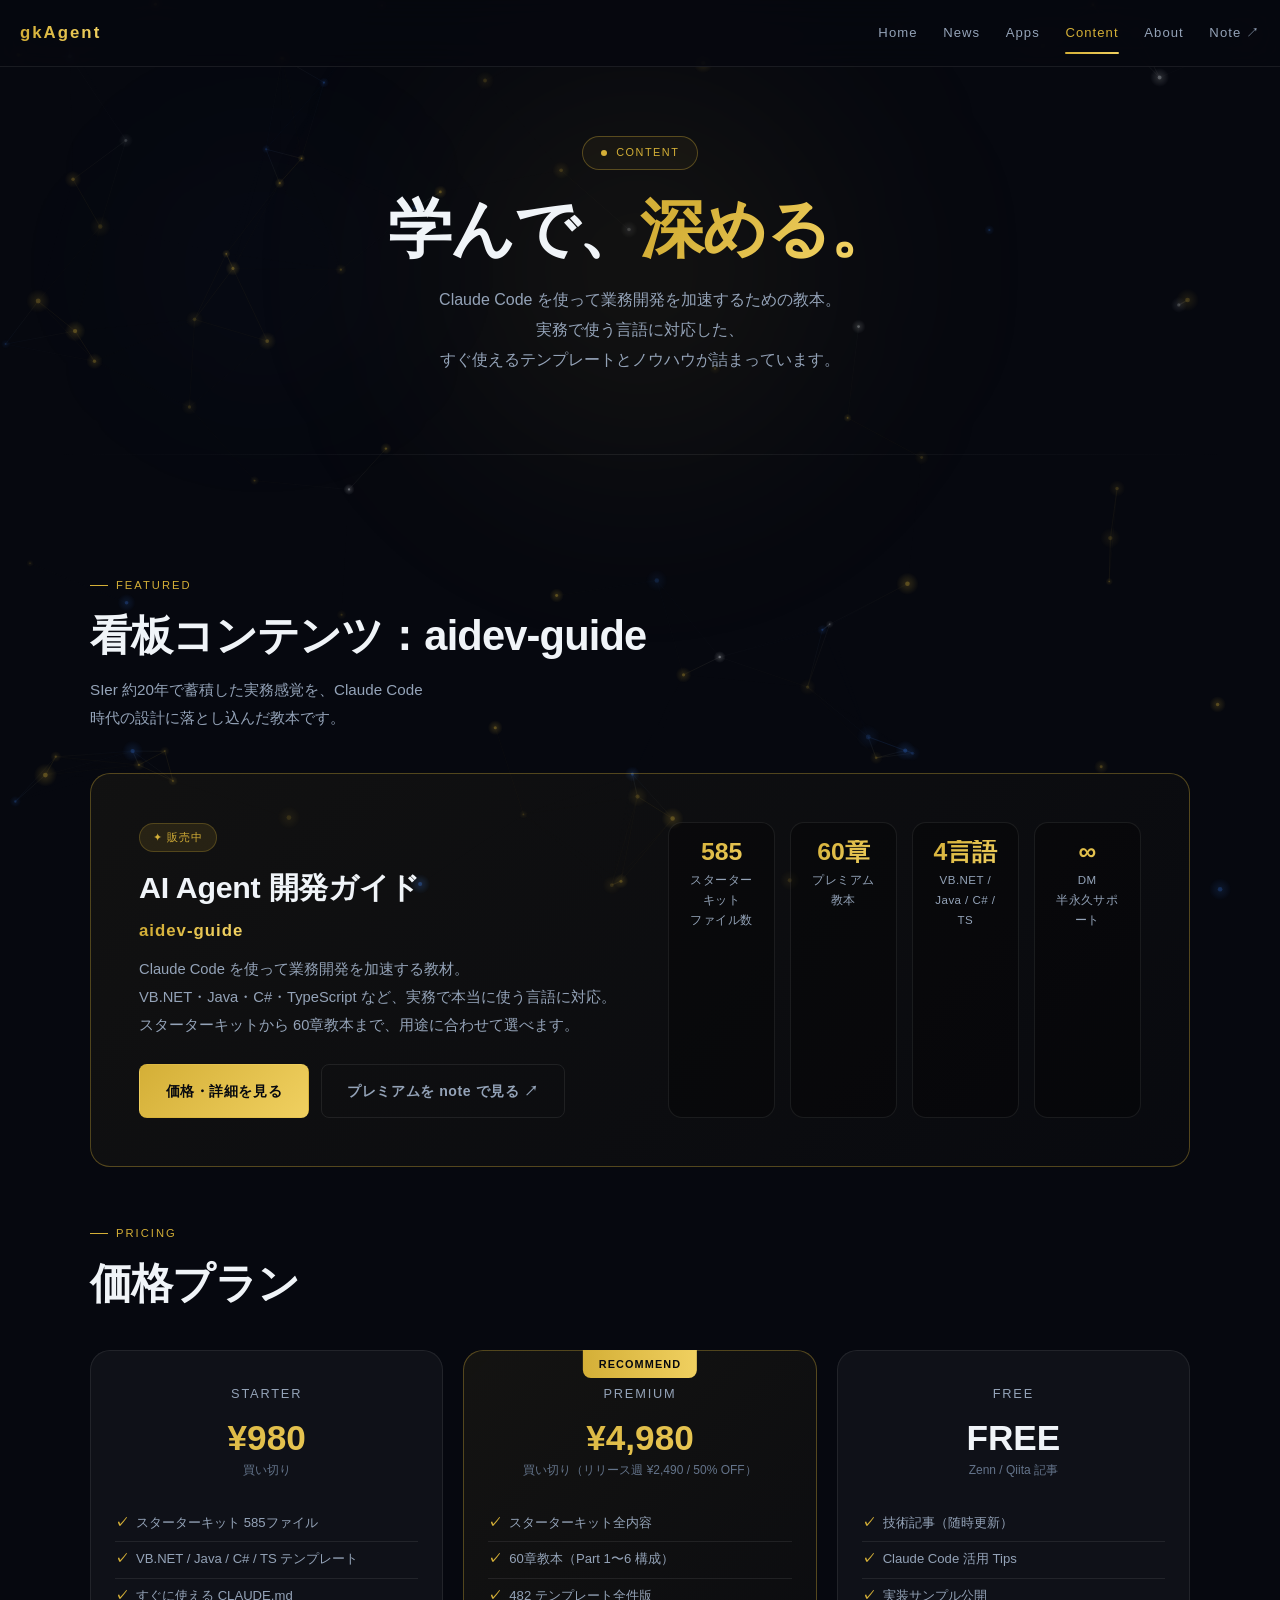
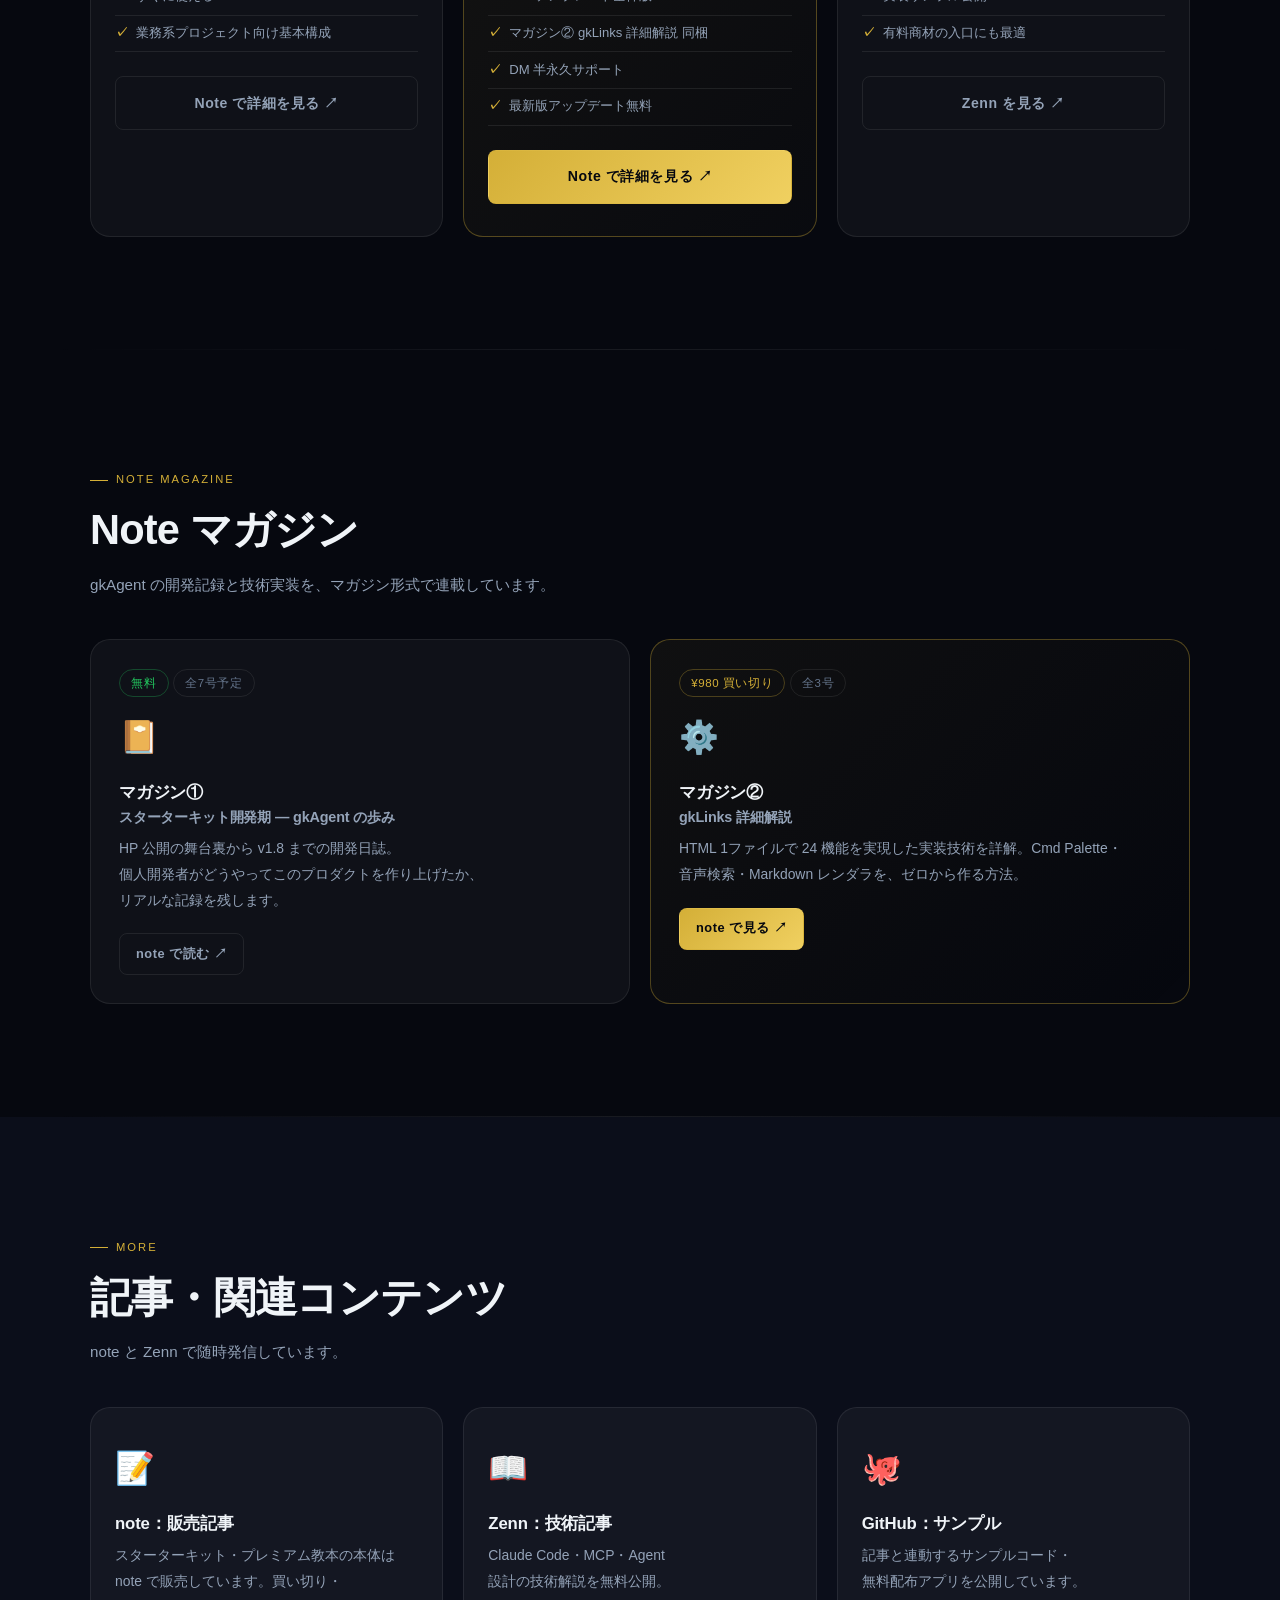
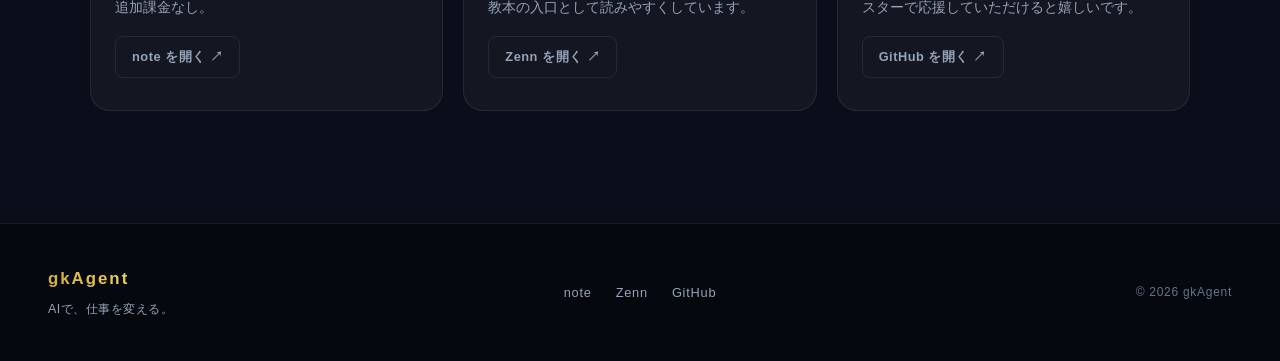
<file: content.html>
<!DOCTYPE html>
<html lang="ja">
<head>
  <meta charset="UTF-8">
  <meta name="viewport" content="width=device-width, initial-scale=1, viewport-fit=cover">
  <meta name="theme-color" content="#06080f">
  <title>aidev-guide プレミアム — Claude Code 業務開発の全部入りパッケージ ¥4,980（公開週 ¥2,490） | gkAgent</title>
  <meta name="description" content="Claude Code 業務開発の決定版。60章教本（96万字 / 文庫本7冊分）+ テンプレート集 482ファイル + ハンズオン + マガジン② gkLinks 詳細解説 + DM質問対応 (応答は業務優先) + 永続アップデート。VB.NET / Java / C# / TypeScript 対応。スターターキット ¥980 / プレミアム ¥4,980（公開週 ¥2,490）買い切り。">
  <meta name="keywords" content="aidev-guide,Claude Code,業務開発,SIer,プレミアム教材,60章教本,プロンプトエンジニアリング,MCP,VB.NET ASP.NET Core 移行,gkAgent">
  <meta property="og:type"        content="website">
  <meta property="og:title"       content="Content — gkAgent">
  <meta property="og:description" content="aidev-guide スターターキット 980円 と プレミアム 4,980円（リリース週 2,490円）。Claude Code を使って業務開発を加速する教本。">
  <meta property="og:site_name"   content="gkAgent">
  <meta property="og:url"         content="https://gkagent.jp/content.html">
  <link rel="canonical" href="https://gkagent.jp/content.html">
  <link rel="stylesheet" href="css/base.css">
  <script type="application/ld+json">
  {
    "@context": "https://schema.org",
    "@graph": [
      {
        "@type": "Product",
        "name": "aidev-guide プレミアム",
        "description": "Claude Code を業務開発に組み込むための全部入りパッケージ。HTMLサイト本編 + 60章教本（96万字）+ テンプレート集 482ファイル + ハンズオンサンプル + マガジン② gkLinks 詳細解説 + DM質問対応 (応答は業務優先) + 永続アップデート。",
        "url": "https://note.com/gkagent/n/n4166941ac95f",
        "image": "https://gkagent.jp/images/product-aidev-premium.png",
        "brand": { "@type": "Brand", "name": "gkAgent" },
        "offers": {
          "@type": "Offer",
          "price": "4980",
          "priceCurrency": "JPY",
          "availability": "https://schema.org/InStock",
          "url": "https://note.com/gkagent/n/n4166941ac95f",
          "shippingDetails": {
            "@type": "OfferShippingDetails",
            "shippingRate": { "@type": "MonetaryAmount", "value": "0", "currency": "JPY" },
            "shippingDestination": { "@type": "DefinedRegion", "addressCountry": "JP" },
            "deliveryTime": {
              "@type": "ShippingDeliveryTime",
              "handlingTime": { "@type": "QuantitativeValue", "minValue": 0, "maxValue": 0, "unitCode": "DAY" },
              "transitTime": { "@type": "QuantitativeValue", "minValue": 0, "maxValue": 0, "unitCode": "DAY" }
            }
          },
          "hasMerchantReturnPolicy": {
            "@type": "MerchantReturnPolicy",
            "applicableCountry": "JP",
            "returnPolicyCategory": "https://schema.org/MerchantReturnNotPermitted"
          }
        },
        "category": "デジタル教材 / Claude Code 業務開発ガイド"
      },
      {
        "@type": "Product",
        "name": "aidev-guide スターターキット v1.8",
        "description": "Claude Code 業務開発の基礎テンプレート集 585ファイル（5言語×72組み合わせ）。",
        "url": "https://note.com/gkagent",
        "image": "https://gkagent.jp/images/product-starter-kit.png",
        "brand": { "@type": "Brand", "name": "gkAgent" },
        "offers": {
          "@type": "Offer",
          "price": "980",
          "priceCurrency": "JPY",
          "availability": "https://schema.org/InStock",
          "shippingDetails": {
            "@type": "OfferShippingDetails",
            "shippingRate": { "@type": "MonetaryAmount", "value": "0", "currency": "JPY" },
            "shippingDestination": { "@type": "DefinedRegion", "addressCountry": "JP" },
            "deliveryTime": {
              "@type": "ShippingDeliveryTime",
              "handlingTime": { "@type": "QuantitativeValue", "minValue": 0, "maxValue": 0, "unitCode": "DAY" },
              "transitTime": { "@type": "QuantitativeValue", "minValue": 0, "maxValue": 0, "unitCode": "DAY" }
            }
          },
          "hasMerchantReturnPolicy": {
            "@type": "MerchantReturnPolicy",
            "applicableCountry": "JP",
            "returnPolicyCategory": "https://schema.org/MerchantReturnNotPermitted"
          }
        },
        "category": "デジタル教材 / テンプレート集"
      }
    ]
  }
  </script>
  <style>
    .featured-content {
      display: grid;
      grid-template-columns: 1fr;
      gap: 2rem;
      padding: 2rem 1.5rem;
      border-radius: var(--radius-lg);
      background: linear-gradient(135deg, rgba(212,175,55,.06), rgba(212,175,55,.015));
      border: 1px solid var(--border-hi);
      margin-bottom: 3rem;
    }
    @media (min-width: 900px) {
      .featured-content {
        grid-template-columns: 1.05fr 1fr;
        padding: 3rem;
      }
    }
    .featured-content h3 {
      font-size: clamp(1.4rem, 3vw, 1.9rem);
      font-weight: 800;
      line-height: 1.25;
      margin-bottom: .8rem;
    }
    .featured-content .desc {
      font-size: .92rem;
      color: var(--muted2);
      line-height: 1.9;
      margin-bottom: 1.5rem;
    }
    .featured-cta {
      display: flex;
      gap: .75rem;
      flex-wrap: wrap;
    }
  </style>
</head>
<body>
<div id="loader"><div class="loader-logo">gkAgent</div></div>
<canvas id="neural-bg"></canvas>
<div class="glow-orb glow-gold-lg"></div>
<div class="glow-orb glow-blue-sm"></div>

<header class="site-nav">
  <a href="/" class="nav-logo">gkAgent</a>
  <nav class="nav-links" id="navLinks" aria-label="メインナビゲーション">
    <a href="/" class="nav-link">Home</a>
    <a href="/news.html" class="nav-link">News</a>
    <a href="/apps.html" class="nav-link">Apps</a>
    <a href="/content.html" class="nav-link active">Content</a>
    <a href="/about.html" class="nav-link">About</a>
    <a href="https://note.com/gkagent" class="nav-link" target="_blank" rel="noopener">Note ↗</a>
  </nav>
  <button class="nav-toggle" aria-label="メニューを開閉" aria-expanded="false" id="navToggle">
    <span></span><span></span><span></span>
  </button>
</header>

<!-- ───── HERO ───── -->
<section class="page-hero">
  <div class="eyebrow"><span class="eyebrow-dot"></span>CONTENT</div>
  <h1>学んで、<span class="h1-gold">深める。</span></h1>
  <p class="lead">
    Claude Code を使って業務開発を加速するための教本。<br>
    実務で使う言語に対応した、すぐ使えるテンプレートとノウハウが詰まっています。
  </p>
</section>

<div class="divider"></div>

<!-- ───── Featured ───── -->
<section>
  <div class="inner">
    <div class="s-label reveal">Featured</div>
    <h2 class="reveal">看板コンテンツ：aidev-guide</h2>
    <p class="s-desc reveal">SIer 約20年で蓄積した実務感覚を、Claude Code 時代の設計に落とし込んだ教本です。</p>

    <div class="featured-content reveal">
      <div>
        <div class="soon-badge" style="background:rgba(212,175,55,.12);">✦ 販売中</div>
        <h3>AI Agent 開発ガイド<br><span class="h2-gold" style="font-size:1.05rem; letter-spacing:.06em;">aidev-guide</span></h3>
        <p class="desc">
          Claude Code を使って業務開発を加速する教材。<br>
          VB.NET・Java・C#・TypeScript など、実務で本当に使う言語に対応。<br>
          スターターキットから 60章教本まで、用途に合わせて選べます。
        </p>
        <div class="featured-cta">
          <a href="#pricing" class="btn btn-gold">価格・詳細を見る</a>
          <a href="https://note.com/gkagent/n/n4166941ac95f" class="btn btn-ghost" target="_blank" rel="noopener">プレミアムを note で見る ↗</a>
        </div>
      </div>
      <div class="stat-grid" style="margin-top:0;">
        <div class="stat-box">
          <div class="stat-num">585</div>
          <div class="stat-lbl">スターターキット ファイル数</div>
        </div>
        <div class="stat-box">
          <div class="stat-num">60章</div>
          <div class="stat-lbl">プレミアム教本</div>
        </div>
        <div class="stat-box">
          <div class="stat-num">4言語</div>
          <div class="stat-lbl">VB.NET / Java / C# / TS</div>
        </div>
        <div class="stat-box">
          <div class="stat-num">∞</div>
          <div class="stat-lbl">DM 半永久サポート</div>
        </div>
      </div>
    </div>

    <!-- ───── Pricing ───── -->
    <div id="pricing">
      <div class="s-label reveal">Pricing</div>
      <h2 class="reveal" style="margin-bottom:2.5rem;">価格プラン</h2>

      <div class="pricing-grid">
        <div class="price-card reveal">
          <div class="plan-name">Starter</div>
          <div class="plan-price gold">¥980</div>
          <div class="plan-unit">買い切り</div>
          <ul class="plan-features">
            <li>スターターキット 585ファイル</li>
            <li>VB.NET / Java / C# / TS テンプレート</li>
            <li>すぐに使える CLAUDE.md</li>
            <li>業務系プロジェクト向け基本構成</li>
          </ul>
          <a href="https://note.com/gkagent" target="_blank" rel="noopener" class="btn btn-ghost btn-block">Note で詳細を見る ↗</a>
        </div>

        <div class="price-card featured reveal">
          <div class="plan-badge">RECOMMEND</div>
          <div class="plan-name">Premium</div>
          <div class="plan-price gold">¥4,980</div>
          <div class="plan-unit">買い切り（リリース週 ¥2,490 / 50% OFF）</div>
          <ul class="plan-features">
            <li>スターターキット全内容</li>
            <li>60章教本（Part 1〜6 構成）</li>
            <li>482 テンプレート全件版</li>
            <li>マガジン② gkLinks 詳細解説 同梱</li>
            <li>DM 半永久サポート</li>
            <li>最新版アップデート無料</li>
          </ul>
          <a href="https://note.com/gkagent/n/n4166941ac95f" target="_blank" rel="noopener" class="btn btn-gold btn-block">Note で詳細を見る ↗</a>
        </div>

        <div class="price-card reveal">
          <div class="plan-name">Free</div>
          <div class="plan-price" style="color:var(--text);">FREE</div>
          <div class="plan-unit">Zenn / Qiita 記事</div>
          <ul class="plan-features">
            <li>技術記事（随時更新）</li>
            <li>Claude Code 活用 Tips</li>
            <li>実装サンプル公開</li>
            <li>有料商材の入口にも最適</li>
          </ul>
          <a href="https://zenn.dev/gk3" target="_blank" rel="noopener" class="btn btn-ghost btn-block">Zenn を見る ↗</a>
        </div>
      </div>
    </div>
  </div>
</section>

<div class="divider"></div>

<!-- ───── Note マガジン ───── -->
<section>
  <div class="inner">
    <div class="s-label reveal">Note Magazine</div>
    <h2 class="reveal">Note マガジン</h2>
    <p class="s-desc reveal">gkAgent の開発記録と技術実装を、マガジン形式で連載しています。</p>

    <div class="features" style="grid-template-columns: repeat(auto-fit, minmax(280px, 1fr));">
      <div class="feature reveal" style="border: 1px solid var(--border); border-radius: var(--radius-lg); padding: 1.75rem;">
        <div class="badges" style="margin-bottom:.75rem;">
          <span class="tag tag-green">無料</span>
          <span class="tag">全7号予定</span>
        </div>
        <span class="ico" aria-hidden="true">📔</span>
        <h3>マガジン①<br><span style="font-size:.9rem; color:var(--muted2);">スターターキット開発期 — gkAgent の歩み</span></h3>
        <p>HP 公開の舞台裏から v1.8 までの開発日誌。個人開発者がどうやってこのプロダクトを作り上げたか、リアルな記録を残します。</p>
        <div style="margin-top:1.25rem;">
          <a class="btn btn-ghost btn-sm" href="https://note.com/gkagent/m/m66f12ea38c19" target="_blank" rel="noopener">note で読む ↗</a>
        </div>
      </div>

      <div class="feature reveal" style="border: 1px solid var(--border-hi); border-radius: var(--radius-lg); padding: 1.75rem; background: linear-gradient(135deg, rgba(212,175,55,.05), transparent);">
        <div class="badges" style="margin-bottom:.75rem;">
          <span class="tag tag-gold">¥980 買い切り</span>
          <span class="tag">全3号</span>
        </div>
        <span class="ico" aria-hidden="true">⚙️</span>
        <h3>マガジン②<br><span style="font-size:.9rem; color:var(--muted2);">gkLinks 詳細解説</span></h3>
        <p>HTML 1ファイルで 24 機能を実現した実装技術を詳解。Cmd Palette・音声検索・Markdown レンダラを、ゼロから作る方法。</p>
        <div style="margin-top:1.25rem;">
          <a class="btn btn-gold btn-sm" href="https://note.com/gkagent/m/mdb4b4d7023fb" target="_blank" rel="noopener">note で見る ↗</a>
        </div>
      </div>
    </div>
  </div>
</section>

<div class="divider"></div>

<!-- ───── 記事カテゴリ ───── -->
<section style="background:var(--bg2);">
  <div class="inner">
    <div class="s-label reveal">More</div>
    <h2 class="reveal">記事・関連コンテンツ</h2>
    <p class="s-desc reveal">note と Zenn で随時発信しています。</p>

    <div class="features">
      <div class="feature reveal">
        <span class="ico" aria-hidden="true">📝</span>
        <h3>note：販売記事</h3>
        <p>スターターキット・プレミアム教本の本体は note で販売しています。買い切り・追加課金なし。</p>
        <div style="margin-top:1rem;"><a class="btn btn-ghost btn-sm" href="https://note.com/gkagent" target="_blank" rel="noopener">note を開く ↗</a></div>
      </div>
      <div class="feature reveal">
        <span class="ico" aria-hidden="true">📖</span>
        <h3>Zenn：技術記事</h3>
        <p>Claude Code・MCP・Agent 設計の技術解説を無料公開。教本の入口として読みやすくしています。</p>
        <div style="margin-top:1rem;"><a class="btn btn-ghost btn-sm" href="https://zenn.dev/gk3" target="_blank" rel="noopener">Zenn を開く ↗</a></div>
      </div>
      <div class="feature reveal">
        <span class="ico" aria-hidden="true">🐙</span>
        <h3>GitHub：サンプル</h3>
        <p>記事と連動するサンプルコード・無料配布アプリを公開しています。スターで応援していただけると嬉しいです。</p>
        <div style="margin-top:1rem;"><a class="btn btn-ghost btn-sm" href="https://github.com/gkAgent" target="_blank" rel="noopener">GitHub を開く ↗</a></div>
      </div>
    </div>
  </div>
</section>

<!-- ───── Footer ───── -->
<footer class="site-footer">
  <div class="footer-left">
    <a href="/" class="footer-logo">gkAgent</a>
    <p class="footer-tag">AIで、仕事を変える。</p>
  </div>
  <div class="footer-links">
    <a href="https://note.com/gkagent" target="_blank" rel="noopener">note</a>
    <a href="https://zenn.dev/gk3" target="_blank" rel="noopener">Zenn</a>
    <a href="https://github.com/gkAgent" target="_blank" rel="noopener">GitHub</a>
  </div>
  <p class="footer-copy">© <span id="year">2026</span> gkAgent</p>
</footer>

<script src="js/neural.js"></script>
<script src="js/nav.js"></script>
</body>
</html>
</file>
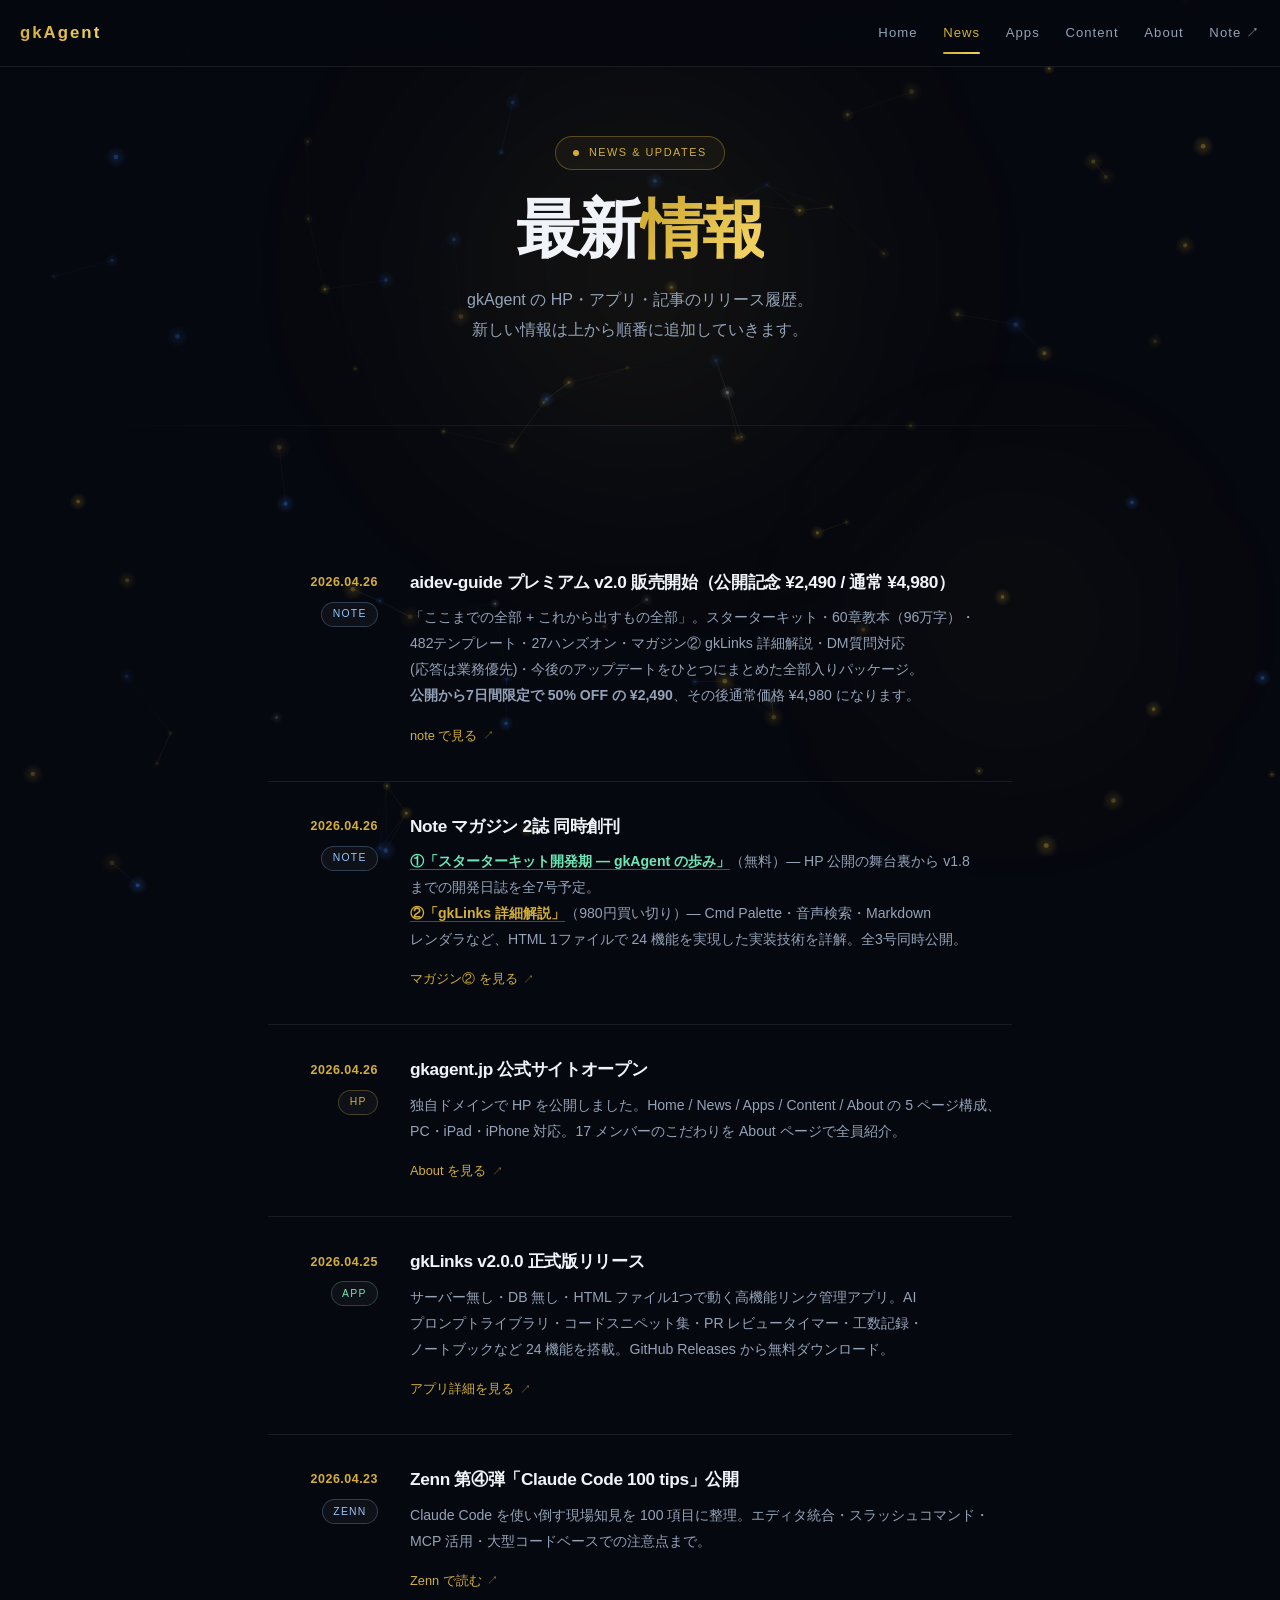
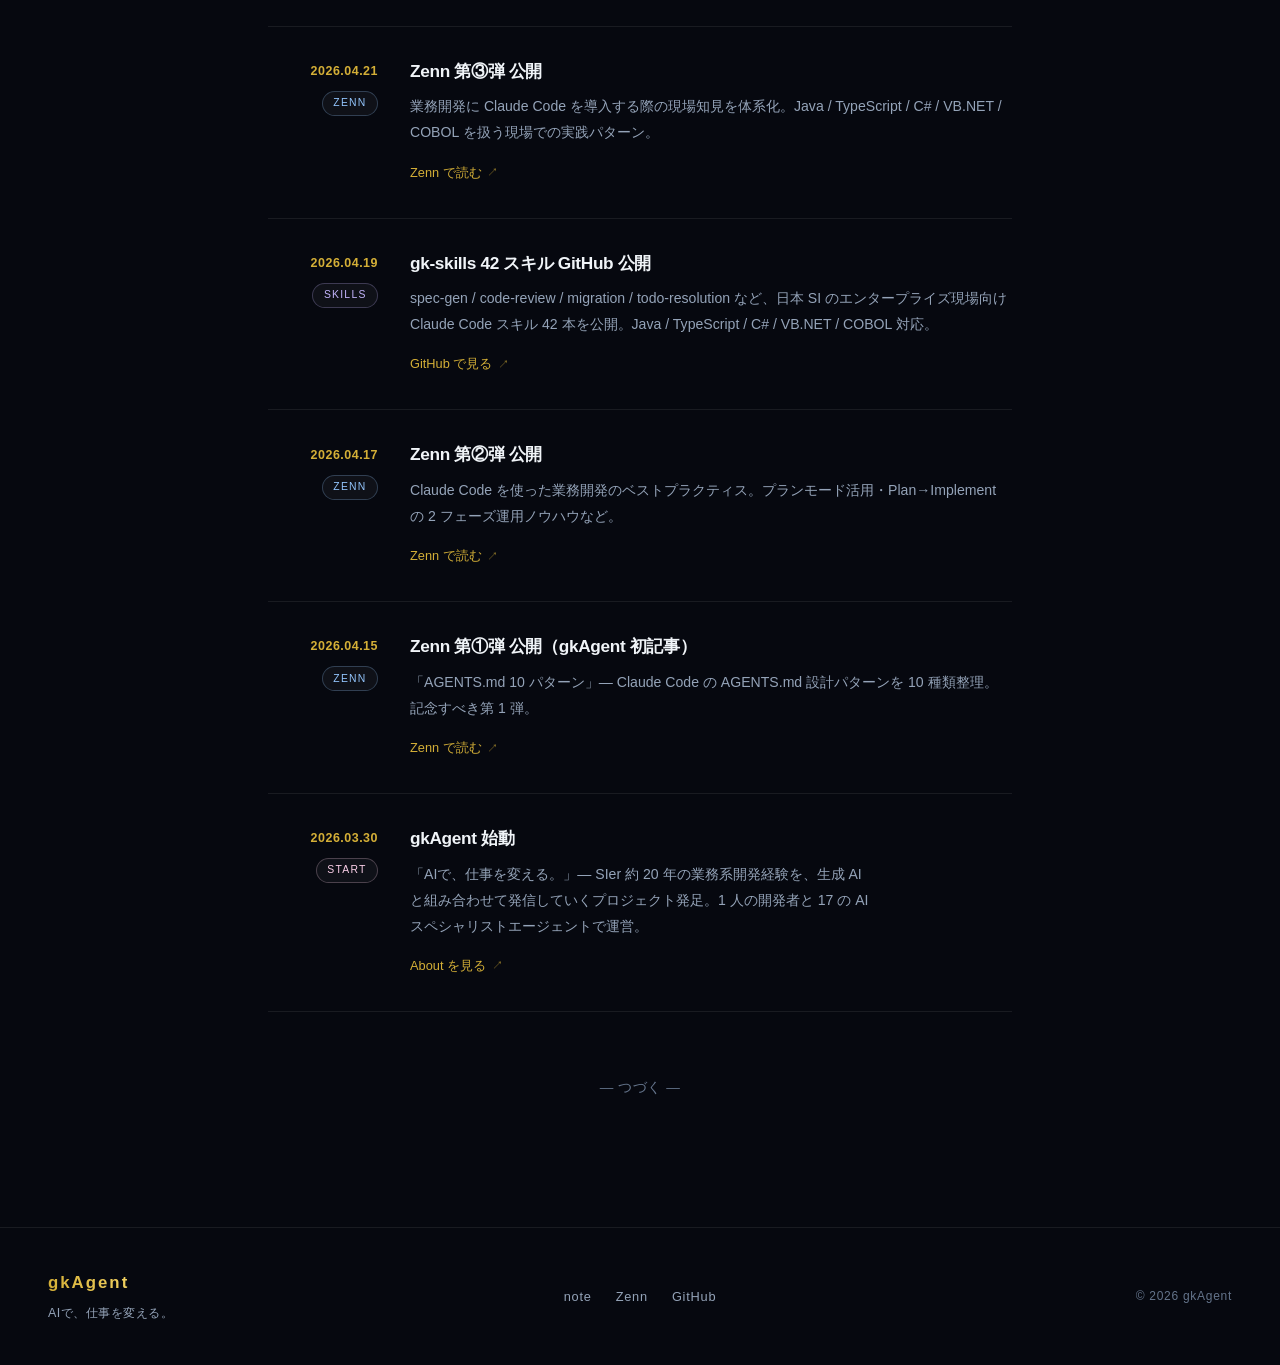
<file: news.html>
<!DOCTYPE html>
<html lang="ja">
<head>
  <meta charset="UTF-8">
  <meta name="viewport" content="width=device-width, initial-scale=1, viewport-fit=cover">
  <meta name="theme-color" content="#06080f">
  <title>News — gkAgent 最新情報・アップデート・公開記事</title>
  <meta name="description" content="gkAgent の最新情報・アップデート・公開記事。aidev-guide プレミアム・gkLinks・Note マガジン・Zenn 記事のリリース履歴を時系列でお知らせします。">
  <meta name="keywords" content="gkAgent,aidev-guide,gkLinks,プレミアム,リリース,Claude Code,Note マガジン,Zenn">
  <meta property="og:type"        content="website">
  <meta property="og:title"       content="News — gkAgent">
  <meta property="og:description" content="gkAgent の最新情報・アップデート・公開記事。HP・アプリ・記事のリリース履歴。">
  <meta property="og:site_name"   content="gkAgent">
  <meta property="og:url"         content="https://gkagent.jp/news.html">
  <link rel="canonical" href="https://gkagent.jp/news.html">
  <link rel="stylesheet" href="css/base.css">
  <script type="application/ld+json">
  {
    "@context": "https://schema.org",
    "@type": "Blog",
    "name": "gkAgent News",
    "url": "https://gkagent.jp/news.html",
    "description": "gkAgent の最新情報・アップデート・公開記事。HP・アプリ・記事のリリース履歴。",
    "publisher": {
      "@type": "Organization",
      "name": "gkAgent",
      "url": "https://gkagent.jp/"
    },
    "blogPost": [
      {
        "@type": "BlogPosting",
        "headline": "aidev-guide プレミアム v2.0 販売開始（公開記念 ¥2,490 / 通常 ¥4,980）",
        "datePublished": "2026-04-26",
        "url": "https://note.com/gkagent/n/n4166941ac95f",
        "author": { "@type": "Organization", "name": "gkAgent" }
      },
      {
        "@type": "BlogPosting",
        "headline": "Note マガジン 2誌 同時創刊",
        "datePublished": "2026-04-26",
        "url": "https://note.com/gkagent",
        "author": { "@type": "Organization", "name": "gkAgent" }
      },
      {
        "@type": "BlogPosting",
        "headline": "gkLinks v2.0.0 正式版リリース",
        "datePublished": "2026-04-25",
        "url": "https://github.com/gkAgent/gkLinks/releases/tag/v2.0.0",
        "author": { "@type": "Organization", "name": "gkAgent" }
      }
    ]
  }
  </script>
  <style>
    .timeline {
      max-width: 760px;
      margin: 0 auto;
      padding: 0 .5rem;
    }
    .news-item {
      display: grid;
      grid-template-columns: 110px 1fr;
      gap: 2rem;
      padding: 2rem 0;
      border-bottom: 1px solid var(--border);
      transition: background .25s;
    }
    .news-item:last-child { border-bottom: none; }
    .news-item:hover { background: rgba(212,175,55,.025); }

    .news-meta {
      text-align: right;
      padding-top: .15rem;
    }
    .news-date {
      font-size: .78rem;
      letter-spacing: .04em;
      color: var(--gold);
      font-weight: 700;
      font-variant-numeric: tabular-nums;
    }
    .news-tag {
      display: inline-block;
      margin-top: .5rem;
      font-size: .65rem;
      letter-spacing: .12em;
      text-transform: uppercase;
      color: var(--muted2);
      background: rgba(255,255,255,.04);
      border: 1px solid var(--border);
      border-radius: 999px;
      padding: .15rem .65rem;
    }
    .news-tag.tag-app { color: #6ee7b7; border-color: rgba(110,231,183,.25); }
    .news-tag.tag-hp  { color: var(--gold); border-color: rgba(212,175,55,.3); }
    .news-tag.tag-article { color: #93c5fd; border-color: rgba(147,197,253,.25); }
    .news-tag.tag-skill { color: #c4b5fd; border-color: rgba(196,181,253,.25); }
    .news-tag.tag-milestone { color: #fbcfe8; border-color: rgba(251,207,232,.25); }

    .news-body h3 {
      font-size: 1.08rem;
      letter-spacing: -.02em;
      margin-bottom: .55rem;
      line-height: 1.5;
    }
    .news-body p {
      color: var(--muted2);
      font-size: .88rem;
      line-height: 1.85;
      margin-bottom: .75rem;
    }
    .news-body a.news-link {
      display: inline-flex;
      align-items: center;
      gap: .35rem;
      font-size: .8rem;
      color: var(--gold);
      text-decoration: none;
      border-bottom: 1px solid transparent;
      transition: border-color .2s;
    }
    .news-body a.news-link:hover { border-bottom-color: var(--gold); }
    .news-body a.news-link::after { content: '↗'; font-size: .85em; opacity: .7; }

    .news-empty-future {
      text-align: center;
      color: var(--muted);
      padding: 4rem 0 1rem;
      font-size: .85rem;
      letter-spacing: .04em;
    }

    @media (max-width: 600px) {
      .news-item {
        grid-template-columns: 1fr;
        gap: .8rem;
        padding: 1.5rem 0;
      }
      .news-meta {
        text-align: left;
        display: flex;
        align-items: center;
        gap: .8rem;
      }
      .news-tag { margin-top: 0; }
    }
  </style>
</head>
<body>
<div id="loader"><div class="loader-logo">gkAgent</div></div>
<canvas id="neural-bg"></canvas>
<div class="glow-orb glow-gold-lg"></div>
<div class="glow-orb glow-gold-sm"></div>

<header class="site-nav">
  <a href="/" class="nav-logo">gkAgent</a>
  <nav class="nav-links" id="navLinks" aria-label="メインナビゲーション">
    <a href="/" class="nav-link">Home</a>
    <a href="/news.html" class="nav-link active">News</a>
    <a href="/apps.html" class="nav-link">Apps</a>
    <a href="/content.html" class="nav-link">Content</a>
    <a href="/about.html" class="nav-link">About</a>
    <a href="https://note.com/gkagent" class="nav-link" target="_blank" rel="noopener">Note ↗</a>
  </nav>
  <button class="nav-toggle" aria-label="メニューを開閉" aria-expanded="false" id="navToggle">
    <span></span><span></span><span></span>
  </button>
</header>

<!-- ───── HERO ───── -->
<section class="page-hero">
  <div class="eyebrow"><span class="eyebrow-dot"></span>NEWS &amp; UPDATES</div>
  <h1>最新<span class="h1-gold">情報</span></h1>
  <p class="lead">
    gkAgent の HP・アプリ・記事のリリース履歴。<br>
    新しい情報は上から順番に追加していきます。
  </p>
</section>

<div class="divider"></div>

<!-- ───── TIMELINE ───── -->
<section>
  <div class="timeline">

    <article class="news-item reveal">
      <div class="news-meta">
        <div class="news-date">2026.04.26</div>
        <span class="news-tag tag-article">NOTE</span>
      </div>
      <div class="news-body">
        <h3>aidev-guide プレミアム v2.0 販売開始（公開記念 ¥2,490 / 通常 ¥4,980）</h3>
        <p>「ここまでの全部 + これから出すもの全部」。スターターキット・60章教本（96万字）・482テンプレート・27ハンズオン・マガジン② gkLinks 詳細解説・DM質問対応 (応答は業務優先)・今後のアップデートをひとつにまとめた全部入りパッケージ。<br><strong>公開から7日間限定で 50% OFF の ¥2,490</strong>、その後通常価格 ¥4,980 になります。</p>
        <a class="news-link" href="https://note.com/gkagent/n/n4166941ac95f" target="_blank" rel="noopener">note で見る</a>
      </div>
    </article>

    <article class="news-item reveal">
      <div class="news-meta">
        <div class="news-date">2026.04.26</div>
        <span class="news-tag tag-article">NOTE</span>
      </div>
      <div class="news-body">
        <h3>Note マガジン 2誌 同時創刊</h3>
        <p>
          <a href="https://note.com/gkagent/m/m66f12ea38c19" target="_blank" rel="noopener" style="color:#6ee7b7;text-decoration:none;border-bottom:1px solid rgba(110,231,183,.4);"><strong>①「スターターキット開発期 — gkAgent の歩み」</strong></a>（無料）— HP 公開の舞台裏から v1.8 までの開発日誌を全7号予定。<br>
          <a href="https://note.com/gkagent/m/mdb4b4d7023fb" target="_blank" rel="noopener" style="color:#d4af37;text-decoration:none;border-bottom:1px solid rgba(212,175,55,.4);"><strong>②「gkLinks 詳細解説」</strong></a>（980円買い切り）— Cmd Palette・音声検索・Markdown レンダラなど、HTML 1ファイルで 24 機能を実現した実装技術を詳解。全3号同時公開。
        </p>
        <a class="news-link" href="https://note.com/gkagent/m/mdb4b4d7023fb" target="_blank" rel="noopener">マガジン② を見る</a>
      </div>
    </article>

    <article class="news-item reveal">
      <div class="news-meta">
        <div class="news-date">2026.04.26</div>
        <span class="news-tag tag-hp">HP</span>
      </div>
      <div class="news-body">
        <h3>gkagent.jp 公式サイトオープン</h3>
        <p>独自ドメインで HP を公開しました。Home / News / Apps / Content / About の 5 ページ構成、PC・iPad・iPhone 対応。17 メンバーのこだわりを About ページで全員紹介。</p>
        <a class="news-link" href="/about.html">About を見る</a>
      </div>
    </article>

    <article class="news-item reveal">
      <div class="news-meta">
        <div class="news-date">2026.04.25</div>
        <span class="news-tag tag-app">APP</span>
      </div>
      <div class="news-body">
        <h3>gkLinks v2.0.0 正式版リリース</h3>
        <p>サーバー無し・DB 無し・HTML ファイル1つで動く高機能リンク管理アプリ。AI プロンプトライブラリ・コードスニペット集・PR レビュータイマー・工数記録・ノートブックなど 24 機能を搭載。GitHub Releases から無料ダウンロード。</p>
        <a class="news-link" href="/apps.html">アプリ詳細を見る</a>
      </div>
    </article>

    <article class="news-item reveal">
      <div class="news-meta">
        <div class="news-date">2026.04.23</div>
        <span class="news-tag tag-article">ZENN</span>
      </div>
      <div class="news-body">
        <h3>Zenn 第④弾「Claude Code 100 tips」公開</h3>
        <p>Claude Code を使い倒す現場知見を 100 項目に整理。エディタ統合・スラッシュコマンド・MCP 活用・大型コードベースでの注意点まで。</p>
        <a class="news-link" href="https://zenn.dev/gk3" target="_blank" rel="noopener">Zenn で読む</a>
      </div>
    </article>

    <article class="news-item reveal">
      <div class="news-meta">
        <div class="news-date">2026.04.21</div>
        <span class="news-tag tag-article">ZENN</span>
      </div>
      <div class="news-body">
        <h3>Zenn 第③弾 公開</h3>
        <p>業務開発に Claude Code を導入する際の現場知見を体系化。Java / TypeScript / C# / VB.NET / COBOL を扱う現場での実践パターン。</p>
        <a class="news-link" href="https://zenn.dev/gk3" target="_blank" rel="noopener">Zenn で読む</a>
      </div>
    </article>

    <article class="news-item reveal">
      <div class="news-meta">
        <div class="news-date">2026.04.19</div>
        <span class="news-tag tag-skill">SKILLS</span>
      </div>
      <div class="news-body">
        <h3>gk-skills 42 スキル GitHub 公開</h3>
        <p>spec-gen / code-review / migration / todo-resolution など、日本 SI のエンタープライズ現場向け Claude Code スキル 42 本を公開。Java / TypeScript / C# / VB.NET / COBOL 対応。</p>
        <a class="news-link" href="https://github.com/gkAgent/gk-skills" target="_blank" rel="noopener">GitHub で見る</a>
      </div>
    </article>

    <article class="news-item reveal">
      <div class="news-meta">
        <div class="news-date">2026.04.17</div>
        <span class="news-tag tag-article">ZENN</span>
      </div>
      <div class="news-body">
        <h3>Zenn 第②弾 公開</h3>
        <p>Claude Code を使った業務開発のベストプラクティス。プランモード活用・Plan→Implement の 2 フェーズ運用ノウハウなど。</p>
        <a class="news-link" href="https://zenn.dev/gk3" target="_blank" rel="noopener">Zenn で読む</a>
      </div>
    </article>

    <article class="news-item reveal">
      <div class="news-meta">
        <div class="news-date">2026.04.15</div>
        <span class="news-tag tag-article">ZENN</span>
      </div>
      <div class="news-body">
        <h3>Zenn 第①弾 公開（gkAgent 初記事）</h3>
        <p>「AGENTS.md 10 パターン」— Claude Code の AGENTS.md 設計パターンを 10 種類整理。記念すべき第 1 弾。</p>
        <a class="news-link" href="https://zenn.dev/gk3" target="_blank" rel="noopener">Zenn で読む</a>
      </div>
    </article>

    <article class="news-item reveal">
      <div class="news-meta">
        <div class="news-date">2026.03.30</div>
        <span class="news-tag tag-milestone">START</span>
      </div>
      <div class="news-body">
        <h3>gkAgent 始動</h3>
        <p>「AIで、仕事を変える。」— SIer 約 20 年の業務系開発経験を、生成 AI と組み合わせて発信していくプロジェクト発足。1 人の開発者と 17 の AI スペシャリストエージェントで運営。</p>
        <a class="news-link" href="/about.html">About を見る</a>
      </div>
    </article>

    <p class="news-empty-future">— つづく —</p>

  </div>
</section>

<!-- ───── FOOTER ───── -->
<footer class="site-footer">
  <div class="footer-left">
    <div class="footer-logo">gkAgent</div>
    <p class="footer-tag">AIで、仕事を変える。</p>
  </div>
  <div class="footer-links">
    <a href="https://note.com/gkagent" target="_blank" rel="noopener">note</a>
    <a href="https://zenn.dev/gk3" target="_blank" rel="noopener">Zenn</a>
    <a href="https://github.com/gkAgent" target="_blank" rel="noopener">GitHub</a>
  </div>
  <p class="footer-copy">© <span id="year">2026</span> gkAgent</p>
</footer>

<script src="js/neural.js"></script>
<script src="js/nav.js"></script>
</body>
</html>
</file>
<file: css/base.css>
/* base.css — gkAgent shared design tokens & utilities (mobile-first, iOS-ready) */

:root {
  --bg:        #06080f;
  --bg2:       #0b0e1a;
  --surface:   rgba(255,255,255,.04);
  --surface2:  rgba(255,255,255,.06);
  --border:    rgba(255,255,255,.08);
  --border-hi: rgba(212,175,55,.35);
  --gold:      #d4af37;
  --gold2:     #f0d060;
  --blue:      #3b82f6;
  --text:      #f0f4f8;
  --muted:     #64748b;
  --muted2:    #94a3b8;
  --white:     #ffffff;
  --radius-sm: 8px;
  --radius-md: 14px;
  --radius-lg: 20px;
  --nav-h:     64px;
}

*, *::before, *::after {
  box-sizing: border-box;
  margin: 0;
  padding: 0;
  -webkit-tap-highlight-color: transparent;
}

html {
  scroll-behavior: smooth;
  -webkit-text-size-adjust: 100%;
}

body {
  background: var(--bg);
  color: var(--text);
  font-family: 'Hiragino Sans', 'Hiragino Kaku Gothic ProN', 'Noto Sans JP', 'Helvetica Neue', Arial, sans-serif;
  line-height: 1.75;
  -webkit-font-smoothing: antialiased;
  -webkit-overflow-scrolling: touch;
  overflow-x: hidden;
  word-break: keep-all;
  overflow-wrap: anywhere;
}

input, textarea, select { font-size: 16px; } /* Prevent iOS auto-zoom on focus */

img { max-width: 100%; height: auto; display: block; }

/* ─────────────────────────── Background ─────────────────────────── */
canvas#neural-bg, canvas#neural {
  position: fixed;
  top: 0; left: 0;
  width: 100%;
  height: 100%;
  z-index: 0;
  pointer-events: none;
  opacity: .5;
}

.glow-orb {
  position: fixed;
  border-radius: 50%;
  pointer-events: none;
  filter: blur(90px);
  z-index: 0;
}
.glow-gold-lg {
  width: 600px; height: 600px;
  background: radial-gradient(circle, rgba(212,175,55,.09) 0%, transparent 70%);
  top: 30%; left: 50%; transform: translate(-50%, -50%);
}
.glow-blue-sm {
  width: 320px; height: 320px;
  background: radial-gradient(circle, rgba(59,130,246,.05) 0%, transparent 70%);
  top: 12%; left: 8%;
}
.glow-gold-sm {
  width: 380px; height: 380px;
  background: radial-gradient(circle, rgba(212,175,55,.06) 0%, transparent 70%);
  bottom: 10%; right: 6%; top: auto; left: auto;
}

/* ─────────────────────────── Site Nav ─────────────────────────── */
.site-nav {
  position: fixed;
  top: 0; left: 0; right: 0;
  z-index: 200;
  display: flex;
  align-items: center;
  justify-content: space-between;
  padding: 1rem 1.25rem;
  padding-top: max(1rem, env(safe-area-inset-top));
  padding-left:  max(1.25rem, env(safe-area-inset-left));
  padding-right: max(1.25rem, env(safe-area-inset-right));
  background: rgba(6,8,15,.85);
  backdrop-filter: blur(20px);
  -webkit-backdrop-filter: blur(20px);
  border-bottom: 1px solid var(--border);
  min-height: var(--nav-h);
}
.nav-logo {
  font-size: 1.05rem;
  font-weight: 800;
  letter-spacing: .12em;
  text-decoration: none;
  background: linear-gradient(90deg, var(--gold), var(--gold2));
  -webkit-background-clip: text;
  -webkit-text-fill-color: transparent;
  z-index: 210;
}

.nav-links {
  display: flex;
  gap: 1.6rem;
  list-style: none;
  align-items: center;
}
.nav-link {
  color: var(--muted2);
  text-decoration: none;
  font-size: .82rem;
  letter-spacing: .08em;
  font-weight: 500;
  position: relative;
  padding: .35rem 0;
  transition: color .2s;
}
.nav-link:hover { color: var(--gold); }
.nav-link.active { color: var(--gold); }
.nav-link.active::after {
  content: '';
  position: absolute;
  left: 0; right: 0;
  bottom: -.25rem;
  height: 2px;
  background: linear-gradient(90deg, var(--gold), var(--gold2));
  border-radius: 2px;
}

/* Hamburger */
.nav-toggle {
  display: none;
  width: 40px; height: 40px;
  background: transparent;
  border: 1px solid var(--border);
  border-radius: 8px;
  cursor: pointer;
  position: relative;
  z-index: 210;
  padding: 0;
  align-items: center;
  justify-content: center;
}
.nav-toggle span {
  position: absolute;
  left: 10px;
  width: 20px; height: 2px;
  background: var(--gold);
  border-radius: 2px;
  transition: transform .3s, opacity .25s;
}
.nav-toggle span:nth-child(1) { top: 13px; }
.nav-toggle span:nth-child(2) { top: 19px; }
.nav-toggle span:nth-child(3) { top: 25px; }
.nav-toggle.active span:nth-child(1) { transform: translateY(6px) rotate(45deg); }
.nav-toggle.active span:nth-child(2) { opacity: 0; }
.nav-toggle.active span:nth-child(3) { transform: translateY(-6px) rotate(-45deg); }

@media (max-width: 900px) {
  .nav-toggle { display: inline-flex; }
  .nav-links {
    position: fixed;
    top: 0; right: 0; bottom: 0;
    width: 78%;
    max-width: 320px;
    flex-direction: column;
    align-items: flex-start;
    justify-content: flex-start;
    gap: .25rem;
    padding: calc(var(--nav-h) + 2rem) 2rem 2rem;
    padding-top: calc(var(--nav-h) + 2rem + env(safe-area-inset-top));
    padding-right: max(2rem, env(safe-area-inset-right));
    /* 完全不透明背景 + ゴールドアクセント枠で読みやすさ確保 (2026-04-29 修正) */
    background: #06080f;
    backdrop-filter: blur(22px);
    -webkit-backdrop-filter: blur(22px);
    border-left: 1px solid rgba(212,175,55,.25);
    transform: translateX(105%);
    transition: transform .35s cubic-bezier(.2,.7,.2,1);
    box-shadow: -20px 0 60px rgba(0,0,0,.7);
  }
  .nav-links.open { transform: translateX(0); }
  .nav-link {
    width: 100%;
    padding: 1rem 0;
    font-size: 1rem;
    /* ハンバーガーメニュー展開時は読みやすい白系に (2026-04-29 修正) */
    color: var(--text);
    border-bottom: 1px solid rgba(255,255,255,.15);
  }
  .nav-link:hover, .nav-link.active { color: var(--gold); }
  .nav-link.active::after { display: none; }
  .nav-link.active { border-bottom-color: var(--border-hi); }
}

/* ─────────────────────────── Sections ─────────────────────────── */
section {
  padding: 5rem 1.25rem;
  position: relative;
  z-index: 2;
}
.inner { max-width: 1100px; margin: 0 auto; }

@media (min-width: 768px) {
  section { padding: 6rem 2rem; }
}
@media (min-width: 1024px) {
  section { padding: 7rem 2rem; }
}

/* ─────────────────────────── Headings & Labels ─────────────────────────── */
.s-label {
  display: inline-flex;
  align-items: center;
  gap: .5rem;
  font-size: .7rem;
  letter-spacing: .18em;
  color: var(--gold);
  text-transform: uppercase;
  margin-bottom: .9rem;
}
.s-label::before {
  content: '';
  display: block;
  width: 18px; height: 1px;
  background: var(--gold);
}

h1 {
  font-size: clamp(2.1rem, 7vw, 4rem);
  font-weight: 900;
  letter-spacing: -.03em;
  line-height: 1.12;
  margin-bottom: 1.25rem;
}
h2 {
  font-size: clamp(1.6rem, 4.5vw, 2.6rem);
  font-weight: 800;
  letter-spacing: -.02em;
  line-height: 1.25;
  margin-bottom: .9rem;
}
h3 {
  font-size: clamp(1.1rem, 2.4vw, 1.35rem);
  font-weight: 700;
  letter-spacing: -.01em;
  line-height: 1.4;
}

.h1-gold, .h2-gold {
  background: linear-gradient(135deg, var(--gold) 20%, var(--gold2) 80%);
  -webkit-background-clip: text;
  -webkit-text-fill-color: transparent;
}

.s-desc {
  color: var(--muted2);
  font-size: .95rem;
  max-width: 560px;
  margin-bottom: 2.5rem;
  line-height: 1.85;
}

/* ─────────────────────────── Glass Card ─────────────────────────── */
.glass {
  background: var(--surface);
  border: 1px solid var(--border);
  border-radius: var(--radius-lg);
  backdrop-filter: blur(12px);
  -webkit-backdrop-filter: blur(12px);
  transition: border-color .3s, transform .3s, box-shadow .3s;
}
.glass:hover {
  border-color: var(--border-hi);
  transform: translateY(-4px);
  box-shadow: 0 20px 60px rgba(212,175,55,.07);
}

/* ─────────────────────────── Buttons ─────────────────────────── */
.btn {
  display: inline-flex;
  align-items: center;
  justify-content: center;
  gap: .5rem;
  padding: .85rem 1.6rem;
  border-radius: var(--radius-sm);
  font-size: .88rem;
  font-weight: 600;
  letter-spacing: .04em;
  text-decoration: none;
  transition: transform .2s, opacity .2s, background .2s, border-color .2s, color .2s, box-shadow .2s;
  cursor: pointer;
  border: 1px solid transparent;
  min-height: 44px; /* iOS tappable */
}
.btn-gold {
  background: linear-gradient(135deg, var(--gold), var(--gold2));
  color: #06080f;
}
.btn-gold:hover { opacity: .9; transform: translateY(-2px); box-shadow: 0 8px 30px rgba(212,175,55,.25); }
.btn-ghost {
  background: transparent;
  color: var(--muted2);
  border-color: var(--border);
}
.btn-ghost:hover { border-color: var(--border-hi); color: var(--gold); }
.btn-block { width: 100%; }
.btn-sm { padding: .55rem 1rem; font-size: .8rem; min-height: 38px; }

/* ─────────────────────────── Tags / Pills ─────────────────────────── */
.tag {
  padding: .2rem .7rem;
  border-radius: 999px;
  font-size: .72rem;
  letter-spacing: .05em;
  border: 1px solid var(--border);
  color: var(--muted);
  display: inline-block;
}
.tag-gold  { border-color: rgba(212,175,55,.3); color: var(--gold); }
.tag-blue  { border-color: rgba(59,130,246,.3); color: var(--blue); }
.tag-green { border-color: rgba(34,197,94,.3);  color: #22c55e; }
.tag-row { display: flex; flex-wrap: wrap; gap: .5rem; }

.eyebrow {
  display: inline-flex;
  align-items: center;
  gap: .6rem;
  padding: .4rem 1.1rem;
  border: 1px solid var(--border-hi);
  border-radius: 999px;
  font-size: .68rem;
  letter-spacing: .14em;
  color: var(--gold);
  margin-bottom: 1.5rem;
  background: rgba(212,175,55,.05);
}
.eyebrow-dot {
  width: 6px; height: 6px;
  border-radius: 50%;
  background: var(--gold);
  animation: pulse 2s infinite;
}
.soon-badge {
  display: inline-flex;
  align-items: center;
  gap: .4rem;
  padding: .25rem .8rem;
  border-radius: 999px;
  font-size: .68rem;
  letter-spacing: .1em;
  background: rgba(212,175,55,.08);
  border: 1px solid rgba(212,175,55,.25);
  color: var(--gold);
  margin-bottom: 1rem;
}

@keyframes pulse { 0%,100%{opacity:1} 50%{opacity:.25} }

/* ─────────────────────────── Divider ─────────────────────────── */
.divider {
  height: 1px;
  background: linear-gradient(90deg, transparent, var(--border), transparent);
  position: relative;
  z-index: 2;
  margin: 0 1.25rem;
}
@media (min-width: 768px) {
  .divider { margin: 0 3rem; }
}

/* ─────────────────────────── Reveal animation ─────────────────────────── */
.reveal {
  opacity: 0;
  transform: translateY(24px);
  transition: opacity .65s ease, transform .65s ease;
}
.reveal.visible { opacity: 1; transform: translateY(0); }

@media (prefers-reduced-motion: reduce) {
  .reveal { opacity: 1; transform: none; transition: none; }
  *, *::before, *::after { animation: none !important; transition: none !important; }
}

/* ─────────────────────────── Hero ─────────────────────────── */
.page-hero {
  padding: 7rem 1.25rem 3.5rem;
  padding-top: calc(7rem + env(safe-area-inset-top));
  text-align: center;
  position: relative;
  z-index: 2;
}
@media (min-width: 768px) {
  .page-hero { padding: 8.5rem 2rem 5rem; }
}
.page-hero .eyebrow { margin-bottom: 1.5rem; }
.page-hero p.lead {
  color: var(--muted2);
  font-size: 1rem;
  max-width: 540px;
  margin: 0 auto;
  line-height: 1.85;
}

/* ─────────────────────────── Hero CTA group ─────────────────────────── */
.cta-group {
  display: flex;
  flex-wrap: wrap;
  gap: .75rem;
  justify-content: center;
  margin-top: 2rem;
}

/* ─────────────────────────── Loader ─────────────────────────── */
#loader {
  position: fixed;
  inset: 0;
  background: var(--bg);
  z-index: 9999;
  display: flex;
  align-items: center;
  justify-content: center;
  transition: opacity .5s ease;
}
#loader.hidden { opacity: 0; pointer-events: none; }
.loader-logo {
  font-size: 1.4rem;
  font-weight: 800;
  letter-spacing: .15em;
  background: linear-gradient(90deg, var(--gold), var(--gold2));
  -webkit-background-clip: text;
  -webkit-text-fill-color: transparent;
  animation: shimmer 1.2s ease infinite;
}
@keyframes shimmer {
  0%,100% { opacity: .4; }
  50%      { opacity: 1;  }
}

/* ─────────────────────────── Site Footer ─────────────────────────── */
.site-footer {
  border-top: 1px solid var(--border);
  padding: 2.5rem 1.25rem;
  padding-bottom: max(2.5rem, env(safe-area-inset-bottom));
  padding-left:  max(1.25rem, env(safe-area-inset-left));
  padding-right: max(1.25rem, env(safe-area-inset-right));
  display: grid;
  grid-template-columns: 1fr;
  gap: 2rem;
  color: var(--muted);
  font-size: .8rem;
  letter-spacing: .04em;
  position: relative;
  z-index: 2;
  text-align: center;
}
@media (min-width: 768px) {
  .site-footer {
    grid-template-columns: 1fr auto 1fr;
    align-items: center;
    text-align: left;
    padding: 2.5rem 3rem;
  }
}
.footer-left .footer-logo {
  font-size: 1.05rem;
  font-weight: 800;
  letter-spacing: .12em;
  background: linear-gradient(90deg, var(--gold), var(--gold2));
  -webkit-background-clip: text;
  -webkit-text-fill-color: transparent;
  display: inline-block;
  margin-bottom: .35rem;
}
.footer-tag {
  font-size: .78rem;
  color: var(--muted2);
  letter-spacing: .04em;
}
.footer-links {
  display: flex;
  gap: 1.5rem;
  justify-content: center;
  flex-wrap: wrap;
}
.footer-links a {
  color: var(--muted2);
  text-decoration: none;
  font-size: .8rem;
  letter-spacing: .06em;
  transition: color .2s;
}
.footer-links a:hover { color: var(--gold); }
.footer-copy {
  font-size: .75rem;
  letter-spacing: .06em;
  color: var(--muted);
}
@media (min-width: 768px) {
  .footer-copy { text-align: right; }
}

/* ─────────────────────────── Feature cards (3-up) ─────────────────────────── */
.features {
  display: grid;
  grid-template-columns: 1fr;
  gap: 1.25rem;
}
@media (min-width: 700px) { .features { grid-template-columns: repeat(3, 1fr); } }

.feature {
  padding: 2rem 1.5rem;
  border-radius: var(--radius-lg);
  background: var(--surface);
  border: 1px solid var(--border);
  transition: border-color .3s, transform .3s;
}
.feature:hover { border-color: var(--border-hi); transform: translateY(-4px); }
.feature .ico {
  font-size: 2rem;
  margin-bottom: 1rem;
  display: block;
}
.feature h3 { font-size: 1.05rem; margin-bottom: .5rem; }
.feature p  { font-size: .87rem; color: var(--muted2); line-height: 1.85; }

/* ─────────────────────────── Product preview cards ─────────────────────────── */
.product-grid {
  display: grid;
  grid-template-columns: 1fr;
  gap: 1.5rem;
  margin-top: 1.5rem;
}
@media (min-width: 700px)  { .product-grid { grid-template-columns: repeat(2, 1fr); } }

.product-card {
  position: relative;
  padding: 2rem;
  border-radius: var(--radius-lg);
  background: linear-gradient(135deg, rgba(212,175,55,.06), rgba(212,175,55,.015));
  border: 1px solid var(--border-hi);
  transition: transform .3s, box-shadow .3s, border-color .3s;
  overflow: hidden;
}
.product-card.free {
  background: linear-gradient(135deg, rgba(34,197,94,.07), rgba(34,197,94,.02));
  border-color: rgba(34,197,94,.25);
}
.product-card:hover {
  transform: translateY(-4px);
  box-shadow: 0 20px 60px rgba(212,175,55,.08);
}
.product-card.free:hover { box-shadow: 0 20px 60px rgba(34,197,94,.08); }
.product-card .pc-badge {
  position: absolute;
  top: 1.25rem; right: 1.25rem;
  font-size: .68rem;
  letter-spacing: .12em;
  padding: .25rem .7rem;
  border-radius: 999px;
}
.pc-badge.free  { background: rgba(34,197,94,.12); color:#22c55e; border: 1px solid rgba(34,197,94,.3); }
.pc-badge.paid  { background: rgba(212,175,55,.12); color:var(--gold); border: 1px solid rgba(212,175,55,.3); }
.product-card .pc-icon {
  width: 52px; height: 52px;
  border-radius: 14px;
  background: var(--surface2);
  border: 1px solid var(--border);
  display: flex; align-items: center; justify-content: center;
  font-size: 1.6rem;
  margin-bottom: 1.25rem;
}
.product-card h3 {
  font-size: 1.2rem;
  margin-bottom: .5rem;
}
.product-card .pc-desc {
  font-size: .87rem;
  color: var(--muted2);
  line-height: 1.85;
  margin-bottom: 1.25rem;
}
.product-card .pc-actions {
  display: flex;
  gap: .6rem;
  flex-wrap: wrap;
}

/* ─────────────────────────── Member cards (about page) ─────────────────────────── */
.member-grid {
  display: grid;
  grid-template-columns: 1fr;
  gap: 1rem;
}
@media (min-width: 600px)  { .member-grid { grid-template-columns: repeat(2, 1fr); } }
@media (min-width: 1024px) { .member-grid { grid-template-columns: repeat(3, 1fr); } }
@media (min-width: 1280px) { .member-grid { grid-template-columns: repeat(4, 1fr); } }

.member {
  position: relative;
  padding: 1.5rem 1.5rem 1.5rem 1.75rem;
  border-radius: var(--radius-md);
  background: var(--surface);
  border: 1px solid var(--border);
  border-left: 3px solid var(--accent, var(--gold));
  transition: transform .3s, border-color .3s, box-shadow .3s;
  overflow: hidden;
}
.member:hover {
  transform: translateY(-4px);
  border-color: var(--border-hi);
  border-left-color: var(--accent, var(--gold));
  box-shadow: 0 14px 40px rgba(0,0,0,.35);
}
.member::before {
  content: '';
  position: absolute;
  top: 0; right: 0;
  width: 80px; height: 80px;
  background: radial-gradient(circle at top right, var(--accent, var(--gold)), transparent 70%);
  opacity: .07;
  pointer-events: none;
}
.member-name {
  font-size: 1.4rem;
  font-weight: 800;
  letter-spacing: .02em;
  line-height: 1.1;
  margin-bottom: .15rem;
  color: var(--text);
}
.member-name-en {
  font-size: .68rem;
  letter-spacing: .15em;
  color: var(--muted);
  text-transform: uppercase;
  margin-bottom: .75rem;
  display: block;
}
.member-role {
  font-size: .78rem;
  color: var(--accent, var(--gold));
  letter-spacing: .06em;
  font-weight: 600;
  margin-bottom: .9rem;
  padding-bottom: .65rem;
  border-bottom: 1px solid var(--border);
}
.member-quote {
  font-size: .82rem;
  color: var(--muted2);
  line-height: 1.7;
  font-style: italic;
  position: relative;
  padding-left: .9rem;
}
.member-quote::before {
  content: '"';
  position: absolute;
  left: -.1rem; top: -.4rem;
  font-size: 1.4rem;
  color: var(--accent, var(--gold));
  opacity: .55;
  font-family: Georgia, serif;
}

/* Compact member preview on home */
.member-preview-grid {
  display: grid;
  grid-template-columns: 1fr;
  gap: 1rem;
}
@media (min-width: 600px)  { .member-preview-grid { grid-template-columns: repeat(2, 1fr); } }
@media (min-width: 900px)  { .member-preview-grid { grid-template-columns: repeat(4, 1fr); } }

/* ─────────────────────────── App detail card (apps page) ─────────────────────────── */
.app-detail {
  display: grid;
  grid-template-columns: 1fr;
  gap: 0;
  border-radius: var(--radius-lg);
  background: var(--surface);
  border: 1px solid var(--border-hi);
  overflow: hidden;
  margin-bottom: 2.5rem;
}
@media (min-width: 900px) {
  .app-detail { grid-template-columns: 1.05fr 1fr; }
}
.app-detail-media {
  position: relative;
  background: linear-gradient(135deg, rgba(212,175,55,.06), rgba(59,130,246,.03));
  min-height: 220px;
  display: flex;
  align-items: center;
  justify-content: center;
  padding: 2rem;
  border-bottom: 1px solid var(--border);
}
@media (min-width: 900px) {
  .app-detail-media { border-bottom: none; border-right: 1px solid var(--border); }
}
.app-detail-media .media-icon {
  font-size: 4rem;
  filter: drop-shadow(0 6px 20px rgba(212,175,55,.3));
}
.app-detail-media .media-placeholder {
  text-align: center;
  color: var(--muted);
  font-size: .8rem;
  letter-spacing: .05em;
}
.app-detail-body { padding: 2rem 1.75rem; }
.app-detail-body .badges {
  display: flex;
  gap: .5rem;
  flex-wrap: wrap;
  margin-bottom: .9rem;
}
.app-detail-body h3 {
  font-size: 1.4rem;
  margin-bottom: .5rem;
}
.app-detail-body .desc {
  font-size: .9rem;
  color: var(--muted2);
  line-height: 1.85;
  margin-bottom: 1.25rem;
}
.app-detail-body .features-list {
  list-style: none;
  margin-bottom: 1.5rem;
}
.app-detail-body .features-list li {
  font-size: .82rem;
  color: var(--muted2);
  padding: .25rem 0;
  display: flex;
  align-items: flex-start;
  gap: .5rem;
}
.app-detail-body .features-list li::before {
  content: '✓';
  color: var(--gold);
  flex-shrink: 0;
  font-weight: 700;
}
.app-detail-body .actions {
  display: flex;
  gap: .6rem;
  flex-wrap: wrap;
}

/* ─────────────────────────── Coming soon list (apps) ─────────────────────────── */
.cs-grid {
  display: grid;
  grid-template-columns: 1fr;
  gap: 1rem;
}
@media (min-width: 700px)  { .cs-grid { grid-template-columns: repeat(3, 1fr); } }

.cs-card {
  padding: 1.75rem 1.5rem;
  border-radius: var(--radius-md);
  background: rgba(255,255,255,.02);
  border: 1px dashed rgba(212,175,55,.22);
  text-align: left;
}
.cs-card .ico {
  font-size: 1.8rem;
  margin-bottom: .9rem;
  opacity: .8;
}
.cs-card h4 { font-size: 1rem; margin-bottom: .35rem; }
.cs-card p  { font-size: .8rem; color: var(--muted2); line-height: 1.75; }

/* ─────────────────────────── Pricing (content page) ─────────────────────────── */
.pricing-grid {
  display: grid;
  grid-template-columns: 1fr;
  gap: 1.25rem;
}
@media (min-width: 768px)  { .pricing-grid { grid-template-columns: repeat(2, 1fr); } }
@media (min-width: 1024px) { .pricing-grid { grid-template-columns: repeat(3, 1fr); } }

.price-card {
  padding: 2rem 1.5rem;
  border-radius: var(--radius-lg);
  text-align: center;
  border: 1px solid var(--border);
  background: var(--surface);
  position: relative;
  transition: transform .3s, border-color .3s, box-shadow .3s;
}
.price-card:hover {
  transform: translateY(-4px);
  border-color: var(--border-hi);
  box-shadow: 0 20px 60px rgba(212,175,55,.08);
}
.price-card.featured {
  border-color: var(--border-hi);
  background: linear-gradient(135deg, rgba(212,175,55,.07), rgba(212,175,55,.02));
}
.plan-badge {
  position: absolute;
  top: -1px; left: 50%;
  transform: translateX(-50%);
  background: linear-gradient(90deg, var(--gold), var(--gold2));
  color: #06080f;
  font-size: .68rem;
  font-weight: 700;
  letter-spacing: .1em;
  padding: .3rem 1rem;
  border-radius: 0 0 8px 8px;
}
.plan-name {
  font-size: .8rem;
  letter-spacing: .14em;
  color: var(--muted2);
  margin-bottom: .9rem;
  text-transform: uppercase;
}
.plan-price {
  font-size: 2.2rem;
  font-weight: 900;
  line-height: 1;
  margin-bottom: .35rem;
}
.plan-price.gold {
  background: linear-gradient(135deg, var(--gold), var(--gold2));
  -webkit-background-clip: text;
  -webkit-text-fill-color: transparent;
}
.plan-unit {
  font-size: .75rem;
  color: var(--muted);
  margin-bottom: 1.5rem;
}
.plan-features {
  list-style: none;
  text-align: left;
  margin-bottom: 1.5rem;
}
.plan-features li {
  font-size: .82rem;
  color: var(--muted2);
  padding: .4rem 0;
  display: flex;
  align-items: flex-start;
  gap: .5rem;
  border-bottom: 1px solid var(--border);
}
.plan-features li::before {
  content: '✓';
  color: var(--gold);
  flex-shrink: 0;
  font-weight: 700;
}

/* ─────────────────────────── About: how-we-work ─────────────────────────── */
.howwework {
  display: grid;
  grid-template-columns: 1fr;
  gap: 1.25rem;
  margin-top: 1.5rem;
}
@media (min-width: 768px) { .howwework { grid-template-columns: repeat(3, 1fr); } }

.hww-item {
  padding: 1.75rem 1.5rem;
  border-radius: var(--radius-md);
  background: var(--surface);
  border: 1px solid var(--border);
}
.hww-item .num {
  font-size: 2.1rem;
  font-weight: 900;
  background: linear-gradient(135deg, var(--gold), var(--gold2));
  -webkit-background-clip: text;
  -webkit-text-fill-color: transparent;
  line-height: 1;
  margin-bottom: .6rem;
  letter-spacing: -.04em;
}
.hww-item h4 { font-size: 1rem; margin-bottom: .5rem; }
.hww-item p  { font-size: .82rem; color: var(--muted2); line-height: 1.85; }

/* ─────────────────────────── Stats grid (content page hero stats) ─────────────────────────── */
.stat-grid {
  display: grid;
  grid-template-columns: repeat(2, 1fr);
  gap: .9rem;
  margin-top: 1.5rem;
}
@media (min-width: 700px) { .stat-grid { grid-template-columns: repeat(4, 1fr); } }

.stat-box {
  padding: 1.1rem 1rem;
  background: rgba(0,0,0,.3);
  border: 1px solid var(--border);
  border-radius: var(--radius-md);
  text-align: center;
}
.stat-num {
  font-size: 1.55rem;
  font-weight: 800;
  background: linear-gradient(135deg, var(--gold), var(--gold2));
  -webkit-background-clip: text;
  -webkit-text-fill-color: transparent;
  line-height: 1;
  margin-bottom: .3rem;
}
.stat-lbl {
  font-size: .72rem;
  color: var(--muted2);
  letter-spacing: .04em;
}
</file>
